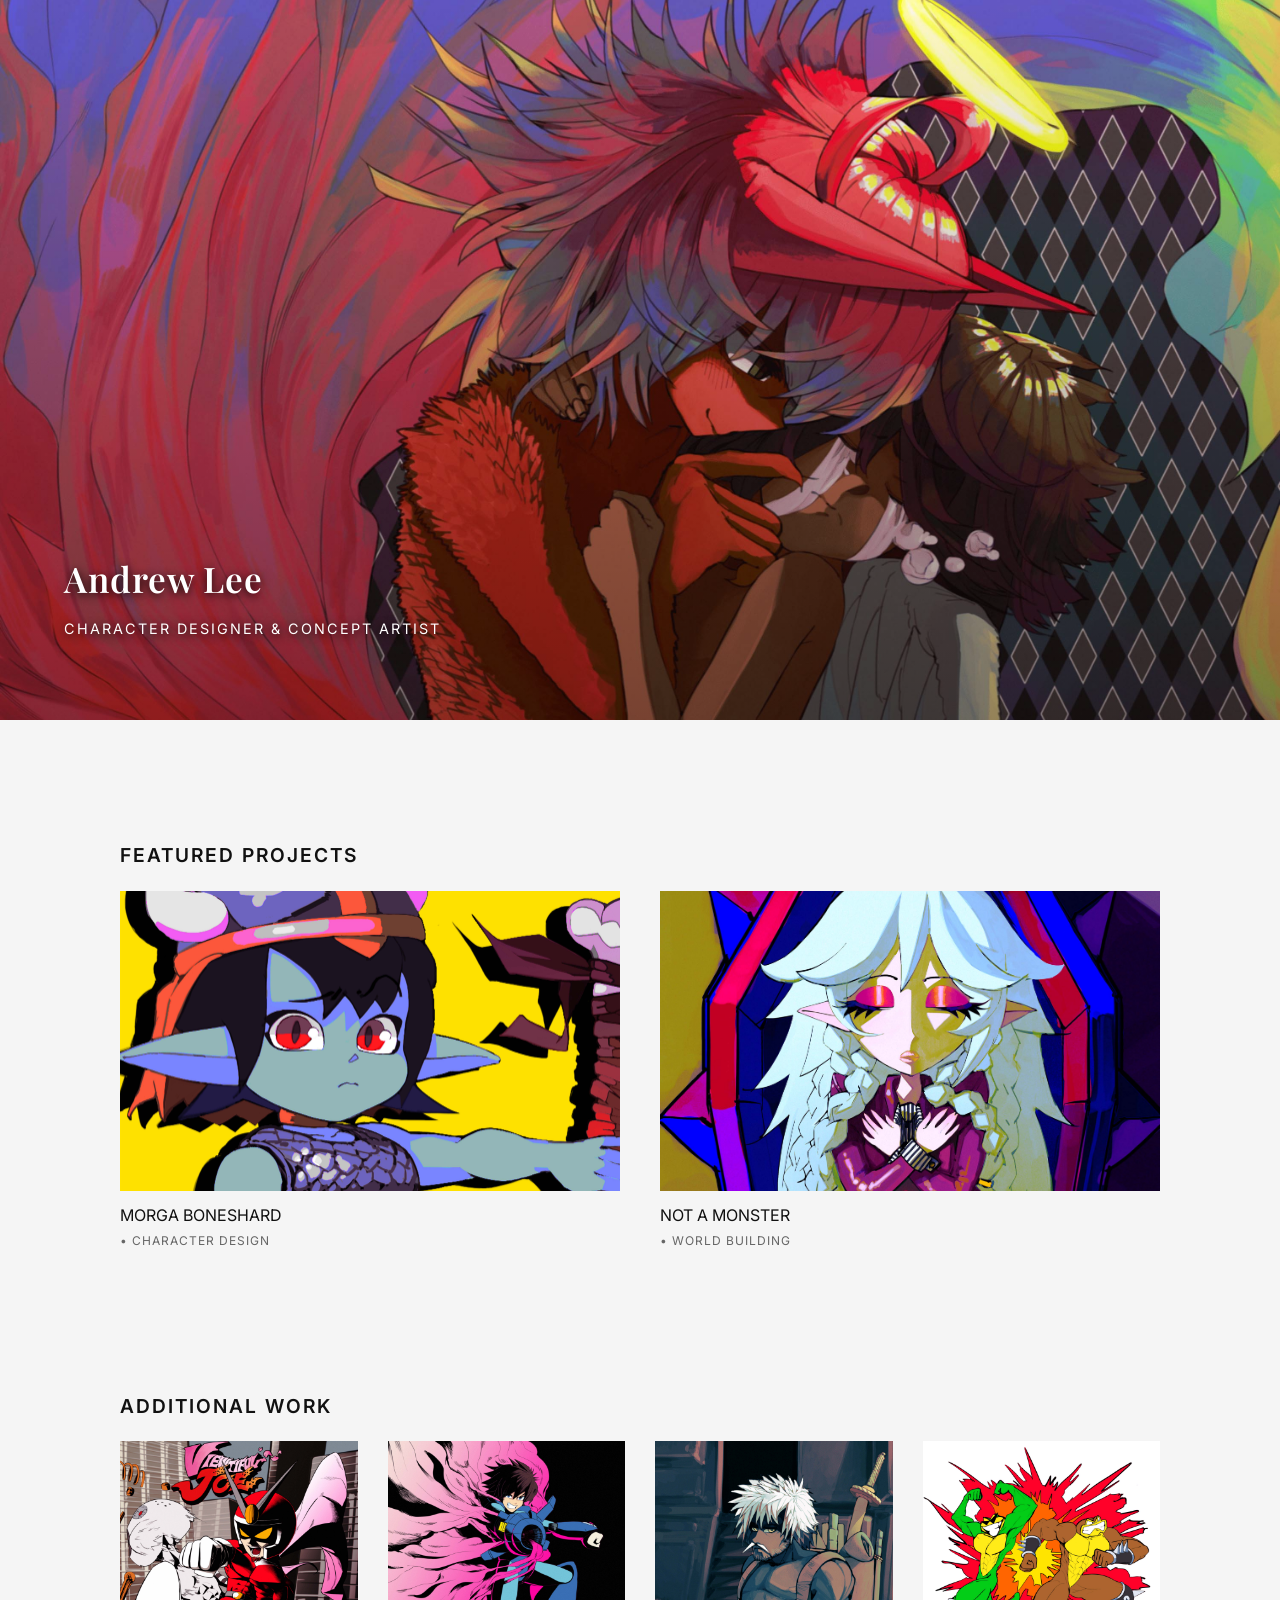
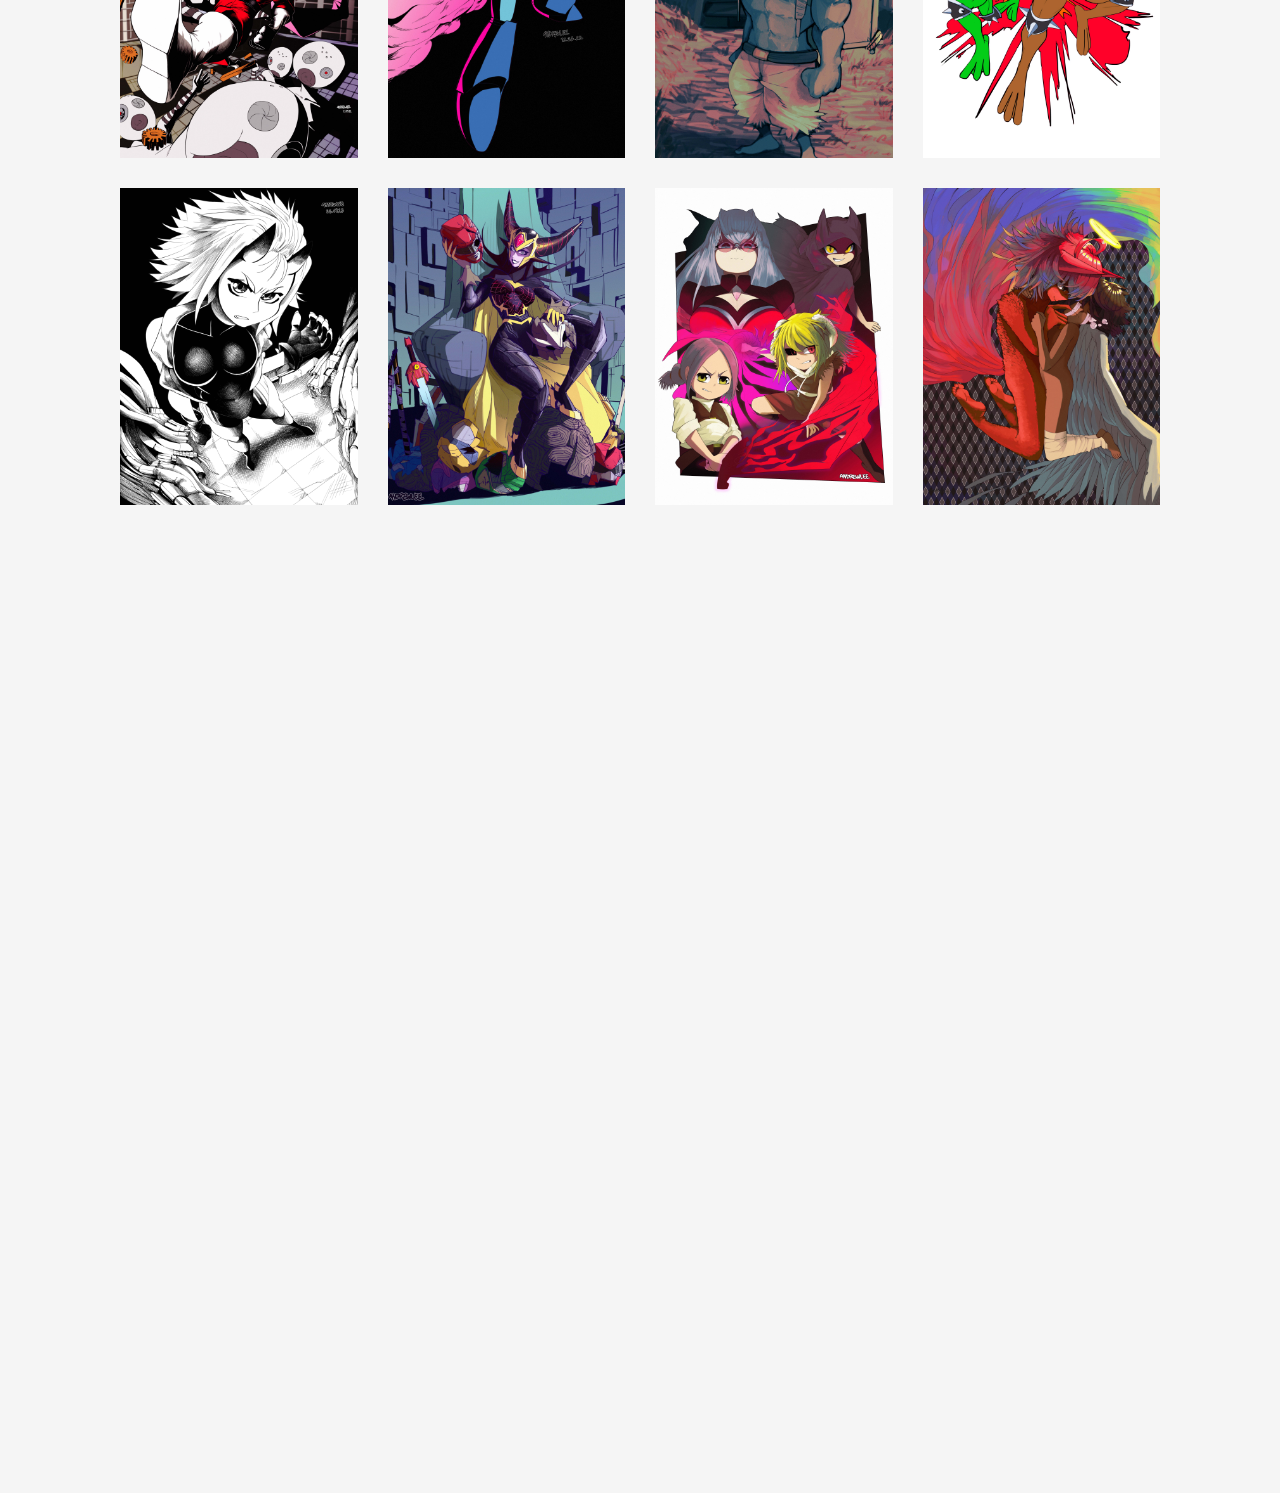
<file: index.html>
<!DOCTYPE html>
<html lang="en">
<head>
  <meta charset="UTF-8" />
  <meta name="viewport" content="width=device-width, initial-scale=1.0" />
  <meta name="description" content="Andrew Lee — Illustrator and Concept Artist specializing in stylized anime-inspired character design.">
  <title>Andrew Lee — Illustrator & Concept Artist</title>
  <link rel="stylesheet" href="style.css" />
  <link href="https://fonts.googleapis.com/css2?family=Playfair+Display:wght@400;500;600&family=Inter:wght@300;400;500&display=swap" rel="stylesheet">
</head>



<body>

  

  <main>

    <!-- HERO -->
    <section class="hero">

  <img src="images/hero.jpg" alt="Hero artwork">

    <div class="hero-header">
      <h1 class="logo">Andrew Lee</h1>
      <p class="hero-subtitle">Character Designer & Concept Artist</p>
    </div>

  </section>

     <!-- FEATURED GALLERY -->

    <section class="featured-projects reveal">

      <div class="container">
        <h2 class="section-title">Featured Projects</h2>
          <div class="featured-grid">

            <a href="projects/morgaboneshard.html" class="featured-item">

              <div class="featured-image">
                <img src="images/morga-final-2.jpg" alt="Project Morga" loading="lazy">
                <div class="project-overlay">View Project</div>
              </div>

              <div class="featured-info">
                <p class="featured-title">MORGA BONESHARD</p>
                <p class="project-label">• Character Design</p>
              </div>

            </a>

            <a href="projects/notamonster.html" class="featured-item">

              <div class="featured-image">
                <img src="images/ronin-final.jpg" alt="Project Ronin" loading="lazy">
                <div class="project-overlay">View Project</div>
              </div>

              <div class="featured-info">
                <p class="featured-title">NOT A MONSTER</p>
                <p class="project-label">• World Building</p>
              </div>

            </a>

          </div>
      </div>

    </section>

    <!-- GALLERY -->
    <section class="gallery reveal">
      <div class="container">
        <h2 class="section-title">Additional Work</h2>

        <div class="grid">
            
          <div class="art-item">

            <img 
                src="images/art1.jpg" 
                alt="Character Concept"
                loading="lazy"
                data-title="Viewtiful Joe"
                data-type="Videogame Art"
                data-year="2025"
                data-role="Concept & Illustration"
            >
            </div>

          <div class="art-item">
            <img 
                src="images/art2.jpg" 
                alt="Character Concept"
                loading="lazy"
                data-title="Cyber Oni"
                data-type="Character Design"
                data-year="2025"
                data-role="Concept & Illustration"
            >
            </div>

          <div class="art-item">
            <img 
                src="images/art3.jpg" 
                alt="Character Concept"
                loading="lazy"
                data-title="Megaman Art"
                data-type="Videogame Art"
                data-year="2025"
                data-role="Concept & Illustration"
            >
            </div>

          <div class="art-item">
            <img 
                src="images/art4.jpg" 
                alt="Character Concept"
                loading="lazy"
                data-title="Power Rangers & Teenage Mutant Ninja Turtles"
                data-type="Comic Cover"
                data-year="2025"
                data-role="Concept & Illustration"
            >
            </div>

            <div class="art-item">
            <img 
                src="images/art5.jpg" 
                alt="Character Concept"
                loading="lazy"
                data-title="Kenshi"
                data-type="Videogame Art"
                data-year="2025"
                data-role="Concept & Illustration"
            >
            </div>

            <div class="art-item">
            <img 
                src="images/art6.jpg" 
                alt="Character Concept"
                loading="lazy"
                data-title="Manga Cover"
                data-type="Character Design"
                data-year="2025"
                data-role="Concept & Illustration"
            >
            </div>

            <div class="art-item">
            <img 
                src="images/art7.jpg" 
                alt="Character Concept"
                loading="lazy"
                data-title="BattleToads"
                data-type="Videogame Art"
                data-year="2025"
                data-role="Concept & Illustration"
            >
            </div>

            <div class="art-item">
            <img 
                src="images/art8.jpg" 
                alt="Character Concept"
                loading="lazy"
                data-title="Character Concept art"
                data-type="Character Illustration"
                data-year="2025"
                data-role="Concept & Illustration"
            >
            </div>

        </div>
        
      </div>
    </section>

    <!-- ABOUT -->
    <section class="about reveal">
      <div class="container">
        <h2 class="section-title">About</h2>
        <p>
            Andrew Lee is a freelance illustrator and concept artist
            focused on stylized anime-inspired character design.
            His work explores dynamic silhouettes, expressive lighting, and emotionally driven character storytelling.
        </p>
        <p>
            As a hybrid visual artist with strong foundations in both digital and traditional drawing,
            he adapts seamlessly to diverse tools and creative workflows. With experience collaborating
            across academic and professional environments, he aligns visual concepts with project objectives while maintaining artistic integrity.
        </p>
      </div>
    </section>

    <!-- EXPERTISE -->
    <section class="expertise reveal">
        <div class="container">
            <h2 class="section-title">Expertise</h2>
            <ul class="skills">
            <li>Character Design</li>
            <li>Concept Development</li>
            <li>Visual Storytelling</li>
            <li>Stylized Rendering</li>
            <li>Adobe Photoshop</li>
            </ul>
        </div>
    </section>
     
    <!-- CONTACT -->
    <section class="contact reveal">
      <div class="container">
        <h2 class="section-title">Contact</h2>
        <p>
          For commissions and collaborations:
          <a href="mailto:andrewleerios@gmail.com">andrewleerios@gmail.com</a>
        </p>
        <p>
          <a href="andrewleecv.pdf" download="Andrew_Lee_CV.pdf" class="cv-button" target="_blank">Download CV</a>
        </p>
      </div>
    </section>

  </main>

  <!-- JS MODAL -->

<div class="modal" id="imageModal">

  <span class="close">&times;</span>

  <div class="modal-wrapper">

    <span class="modal-arrow left">&#10094;</span>

    <div class="modal-image-container">
  <img class="modal-content current" id="modalImage" draggable="false">
<img class="modal-content next" id="modalImageNext" draggable="false">
</div>

    <span class="modal-arrow right">&#10095;</span>

    <div class="modal-info">
      <h3 id="modalTitle"></h3>
      <p id="modalMeta"></p>
    </div>

  </div>

</div>

<script>

const images = document.querySelectorAll('.art-item img');
const modal = document.getElementById('imageModal');

const modalImg = document.getElementById('modalImage');
const modalImgNext = document.getElementById('modalImageNext');

const modalTitle = document.getElementById('modalTitle');
const modalMeta = document.getElementById('modalMeta');

const closeBtn = document.querySelector('.close');
const arrowLeft = document.querySelector('.modal-arrow.left');
const arrowRight = document.querySelector('.modal-arrow.right');

let currentIndex = 0;


/* RESET SLIDER */

function resetModalSlider(){

  modalImg.style.transition = "none";
  modalImgNext.style.transition = "none";

  modalImg.style.transform = "translateX(0)";
  modalImgNext.style.transform = "translateX(0)";

  modalImgNext.src = "";

}


/* ABRIR MODAL */

images.forEach((img, index) => {

  img.addEventListener('click', () => {

    currentIndex = index;

    resetModalSlider();

    modal.classList.add('active');
    document.body.style.overflow = "hidden";

    modalImg.src = img.src;

    modalTitle.textContent = img.dataset.title;
    modalMeta.textContent = `${img.dataset.type} — ${img.dataset.year} — ${img.dataset.role}`;

  });

});


/* CAMBIO DE IMAGEN */

function updateModalImage(direction){

  const img = images[currentIndex];

  modalImgNext.src = img.src;

  modalTitle.textContent = img.dataset.title;
  modalMeta.textContent = `${img.dataset.type} — ${img.dataset.year} — ${img.dataset.role}`;

  modalImg.style.transition = "none";
  modalImgNext.style.transition = "none";

  modalImg.style.transform = "translateX(0)";
  modalImgNext.style.transform = "translateX(0)";

  if(direction === "right"){
    modalImgNext.style.transform = "translateX(100%)";
  }

  if(direction === "left"){
    modalImgNext.style.transform = "translateX(-100%)";
  }

  modalImgNext.offsetHeight;

  modalImg.style.transition = "transform 0.35s ease";
  modalImgNext.style.transition = "transform 0.35s ease";

  if(direction === "right"){
    modalImg.style.transform = "translateX(-100%)";
    modalImgNext.style.transform = "translateX(0)";
  }

  if(direction === "left"){
    modalImg.style.transform = "translateX(100%)";
    modalImgNext.style.transform = "translateX(0)";
  }

  setTimeout(() => {

    modalImg.src = modalImgNext.src;

    modalImg.style.transition = "none";
    modalImg.style.transform = "translateX(0)";

  },350);

}


/* FLECHAS */

arrowRight.addEventListener('click', () => {

  currentIndex = (currentIndex + 1) % images.length;
  updateModalImage("right");

});

arrowLeft.addEventListener('click', () => {

  currentIndex = (currentIndex - 1 + images.length) % images.length;
  updateModalImage("left");

});


/* CERRAR */

closeBtn.addEventListener('click', () => {

  modal.classList.remove('active');
  document.body.style.overflow = "auto";

});


modal.addEventListener('click', (e) => {

  if (e.target === modal) {

    modal.classList.remove('active');
    document.body.style.overflow = "auto";

  }

});


/* TECLADO */

document.addEventListener('keydown', (e) => {

  if (!modal.classList.contains('active')) return;

  if (e.key === 'Escape') {

    modal.classList.remove('active');
    document.body.style.overflow = "auto";

  }

  if (e.key === 'ArrowRight') {

    currentIndex = (currentIndex + 1) % images.length;
    updateModalImage("right");

  }

  if (e.key === 'ArrowLeft') {

    currentIndex = (currentIndex - 1 + images.length) % images.length;
    updateModalImage("left");

  }

});

</script>


<!-- REVEAL SCRIPT -->

<script>
const reveals = document.querySelectorAll('.reveal');

function revealOnScroll(){
  const windowHeight = window.innerHeight;

  reveals.forEach(section => {
    const sectionTop = section.getBoundingClientRect().top;

    if(sectionTop < windowHeight - 100){
      section.classList.add('visible');
    }
  });
}

window.addEventListener('scroll', revealOnScroll);
revealOnScroll();
</script>

</body>
</html>
</file>
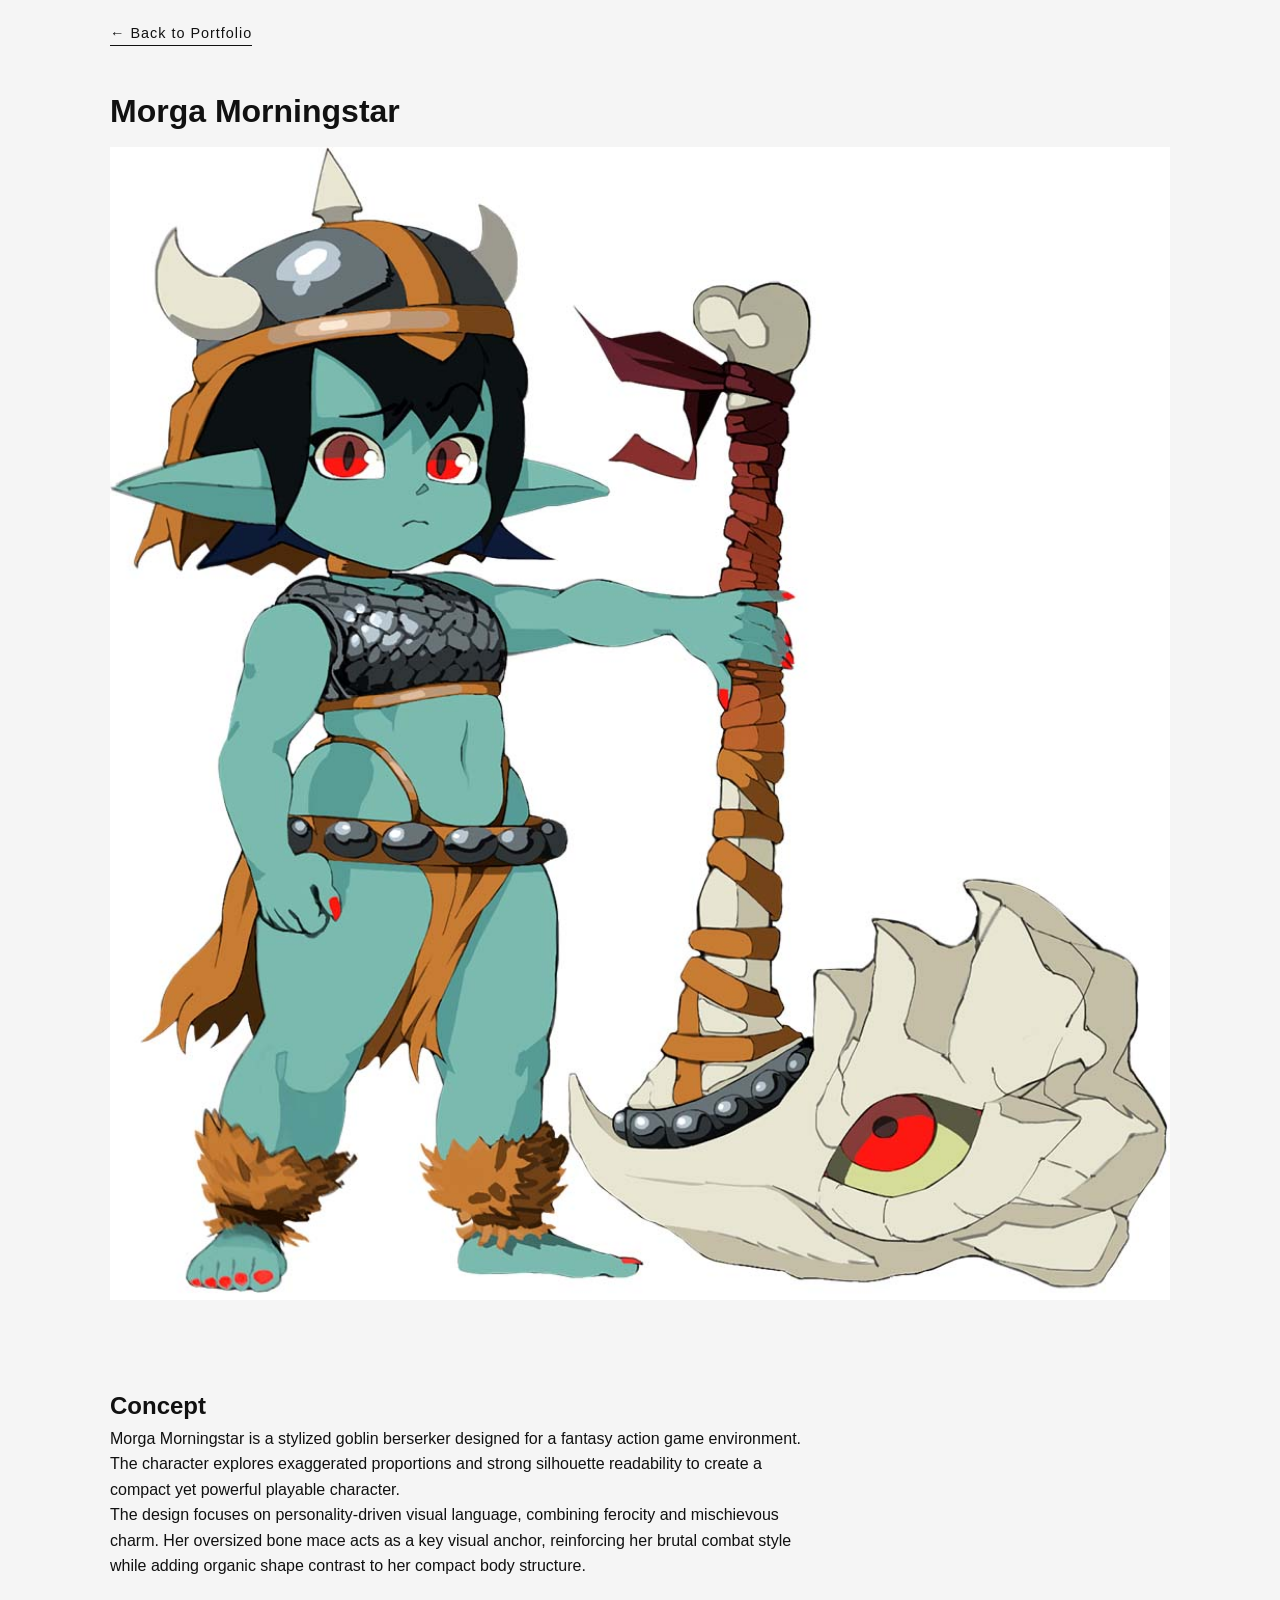
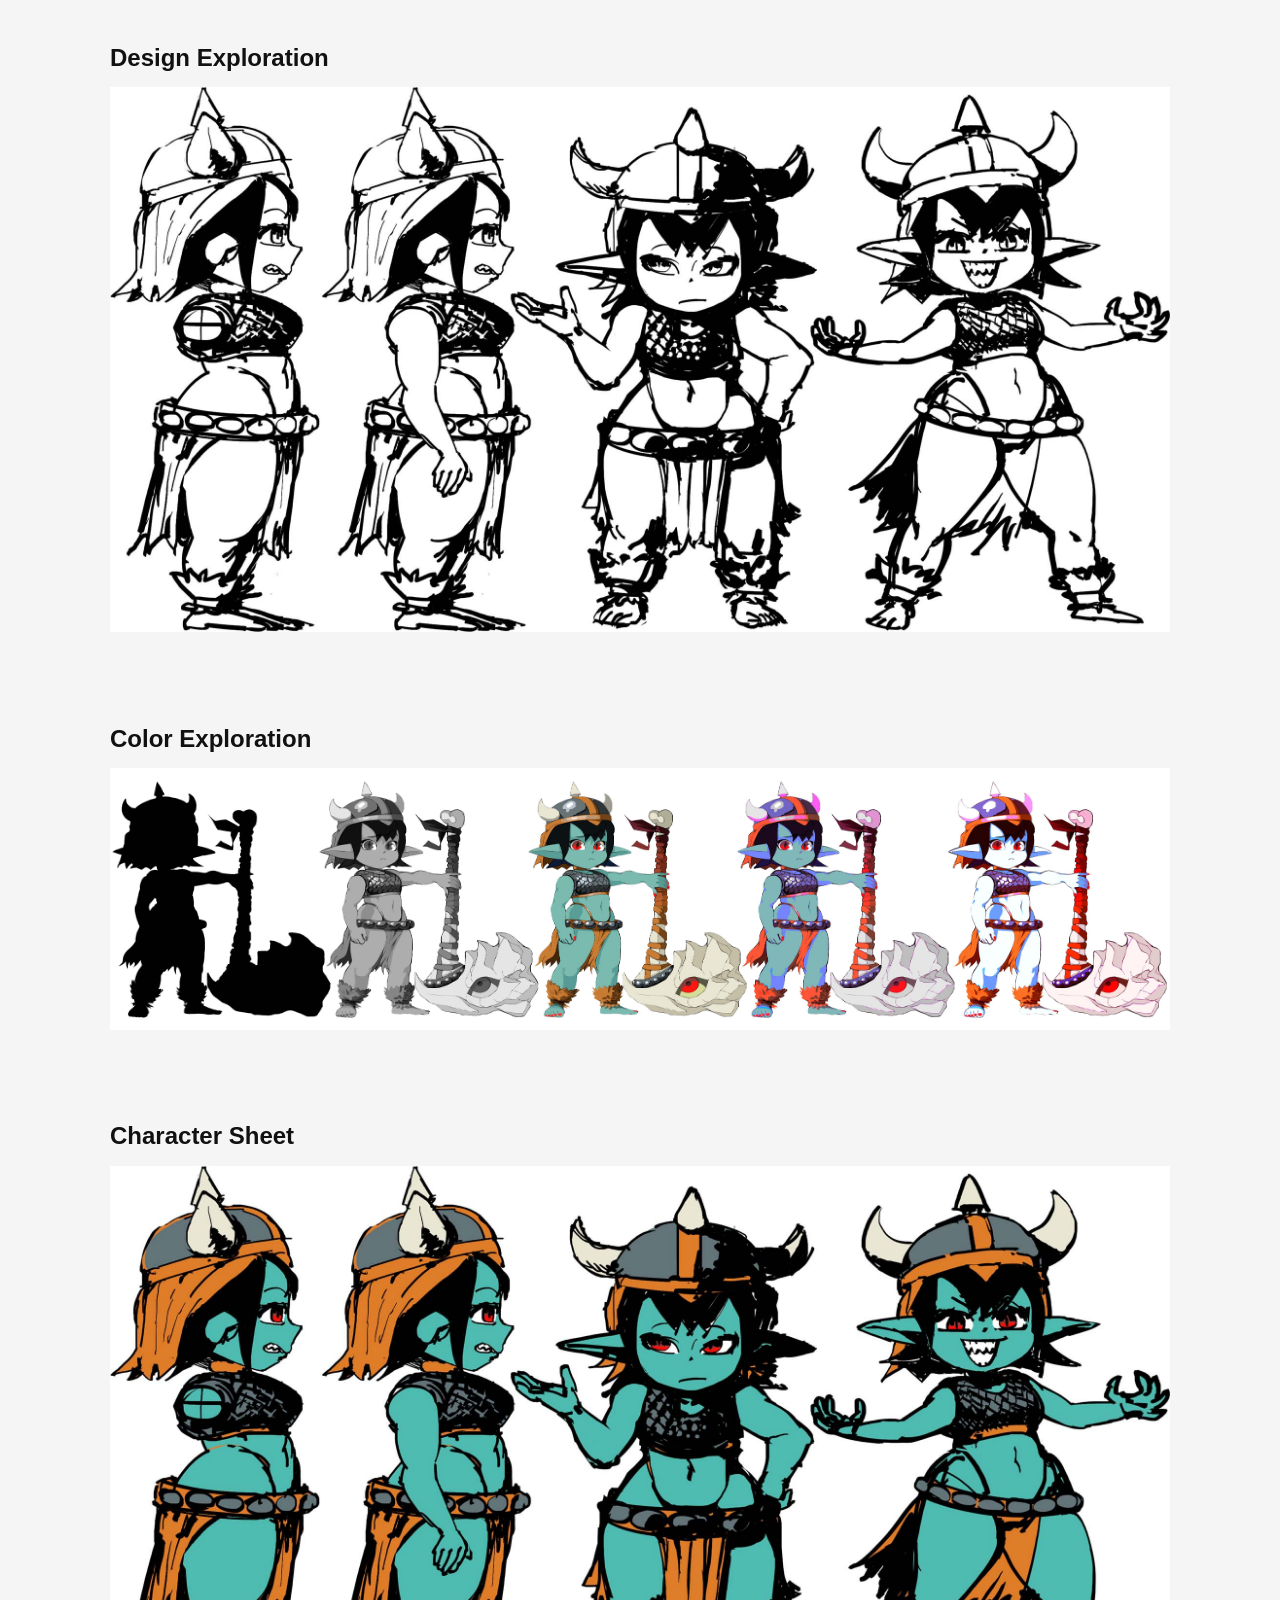
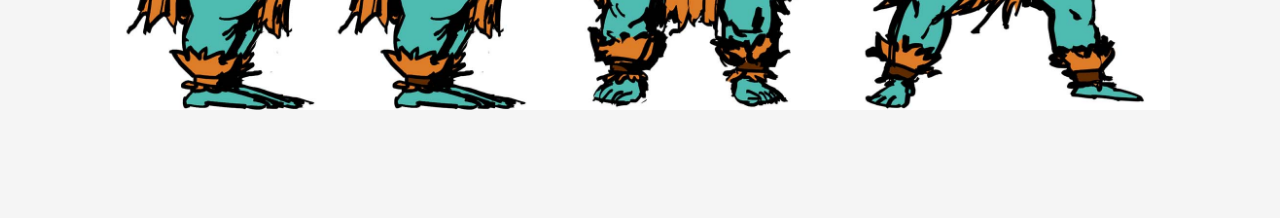
<file: projects/morga.html>
<!DOCTYPE html>
<html lang="en">
<head>
<meta charset="UTF-8">
<meta name="viewport" content="width=device-width, initial-scale=1.0">
<title>Morga Morningstar – Character Design</title>

<link rel="stylesheet" href="../style.css">

</head>

<body>

<div class="project-container">

<a href="../index.html" class="back-link">← Back to Portfolio</a>

<h1 class="project-title">Morga Morningstar</h1>

<div class="project-image">
<img src="../images/morga-final.jpg" alt="Morga Character Design" loading="lazy">
</div>

<div class="project-description reveal">

<h2 class="project-section">Concept</h2>

<p>
Morga Morningstar is a stylized goblin berserker designed for a fantasy
action game environment. The character explores exaggerated proportions
and strong silhouette readability to create a compact yet powerful
playable character.
</p>

<p>
The design focuses on personality-driven visual language, combining
ferocity and mischievous charm. Her oversized bone mace acts as a key
visual anchor, reinforcing her brutal combat style while adding organic
shape contrast to her compact body structure.
</p>

</div>

<h2 class="project-section reveal">Design Exploration</h2>

<div class="project-image reveal">
<img src="../images/morga-process.jpg">
</div>

<h2 class="project-section reveal">Color Exploration</h2>

<div class="project-image reveal">
<img src="../images/morga-colors.jpg" alt="Morga color exploration" loading="lazy">
</div>

<h2 class="project-section reveal">Character Sheet</h2>

<div class="project-image reveal">
<img src="../images/morga-sheet.jpg" alt="Morga character sheet" loading="lazy">
</div>

</div>

<!-- REVEAL SCRIPT -->

<script>
const reveals = document.querySelectorAll('.reveal');

function revealOnScroll(){
  const windowHeight = window.innerHeight;

  reveals.forEach(section => {
    const sectionTop = section.getBoundingClientRect().top;

    if(sectionTop < windowHeight - 100){
      section.classList.add('visible');
    }
  });
}

window.addEventListener('scroll', revealOnScroll);
revealOnScroll();
</script>

</body>
</html>
</file>
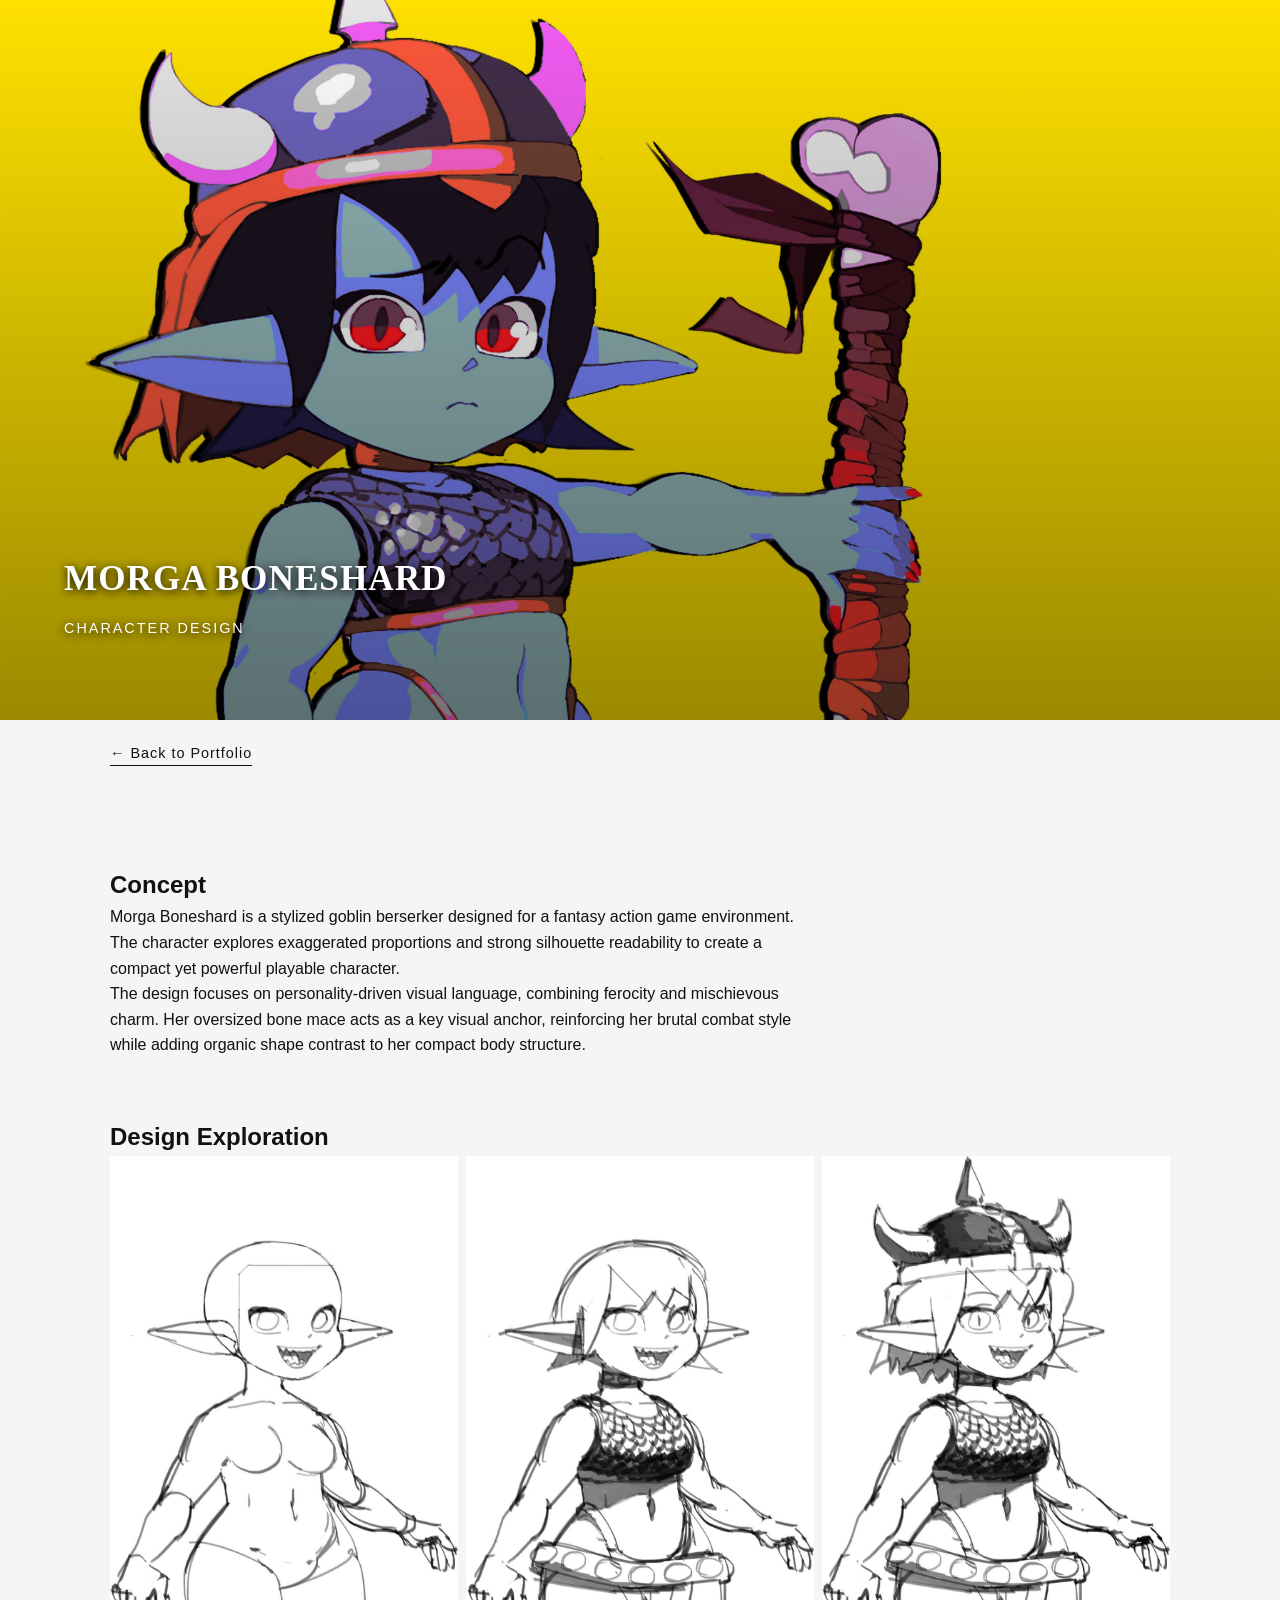
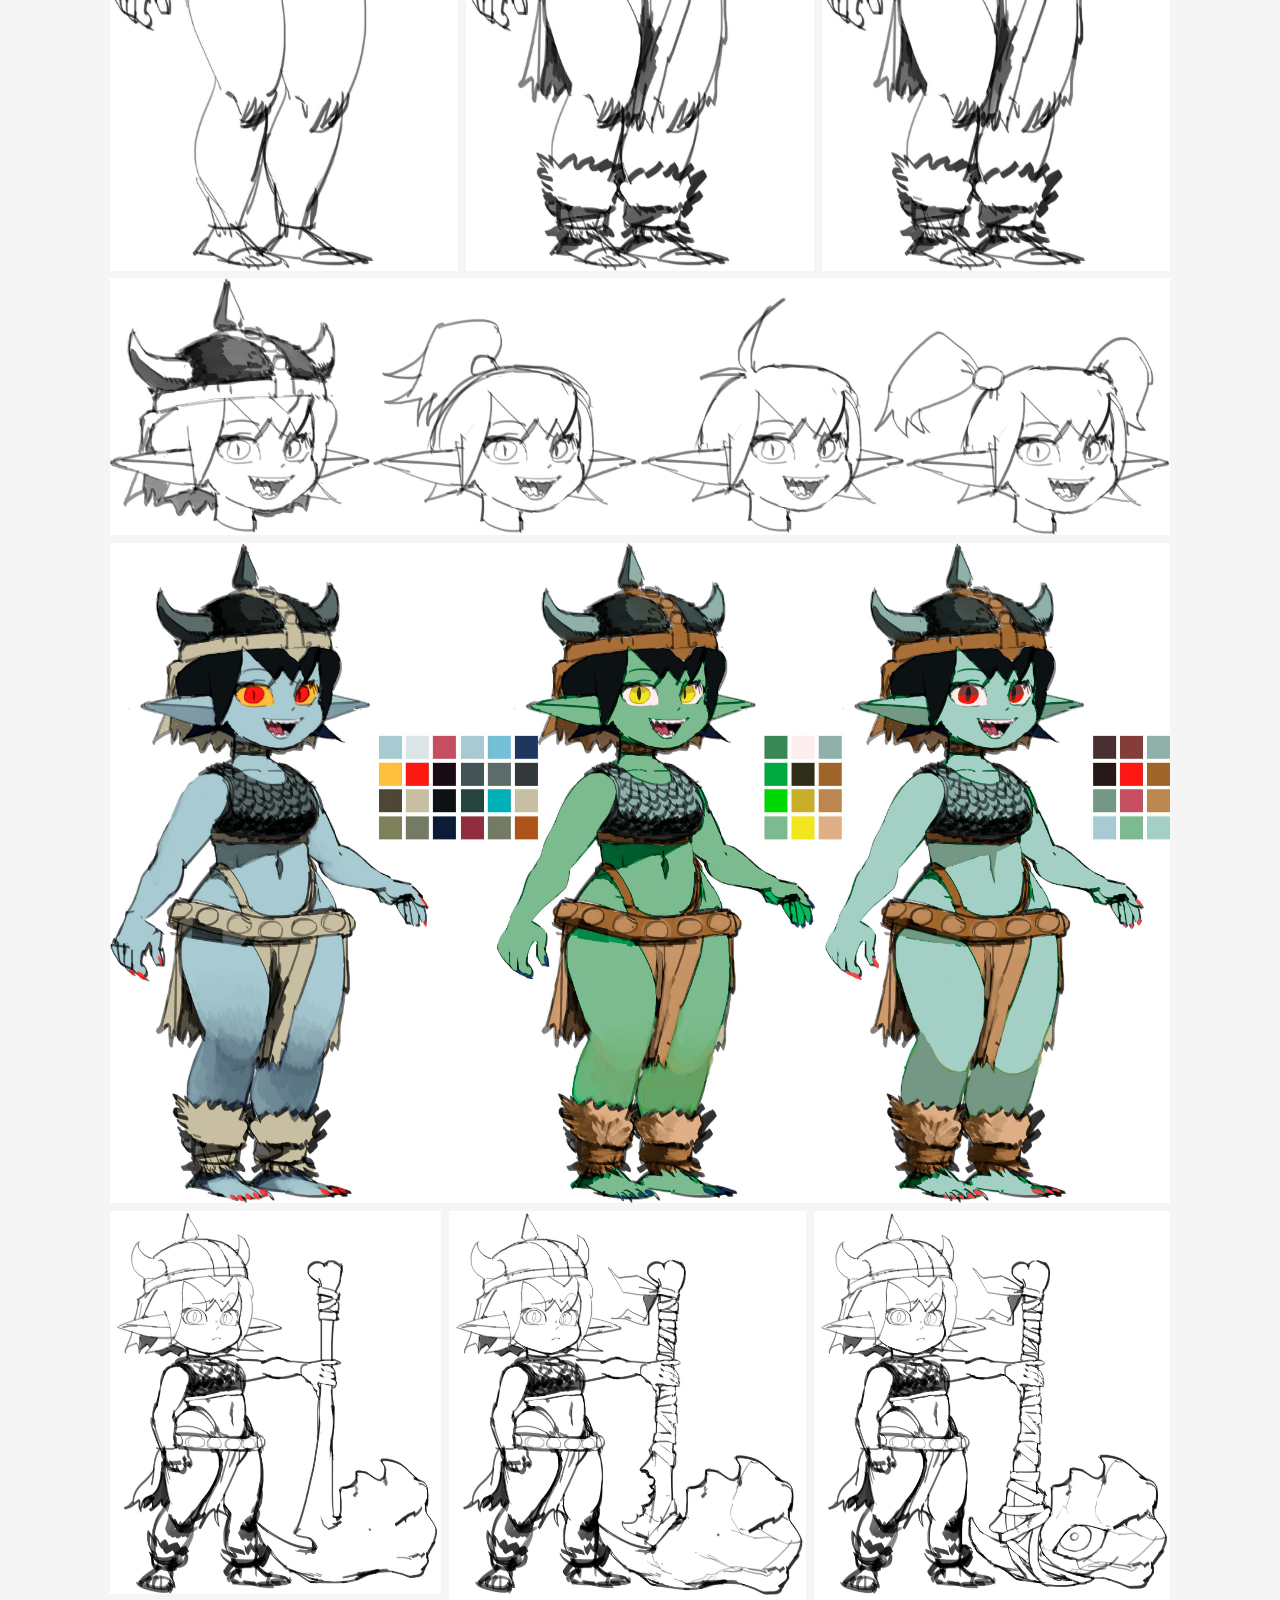
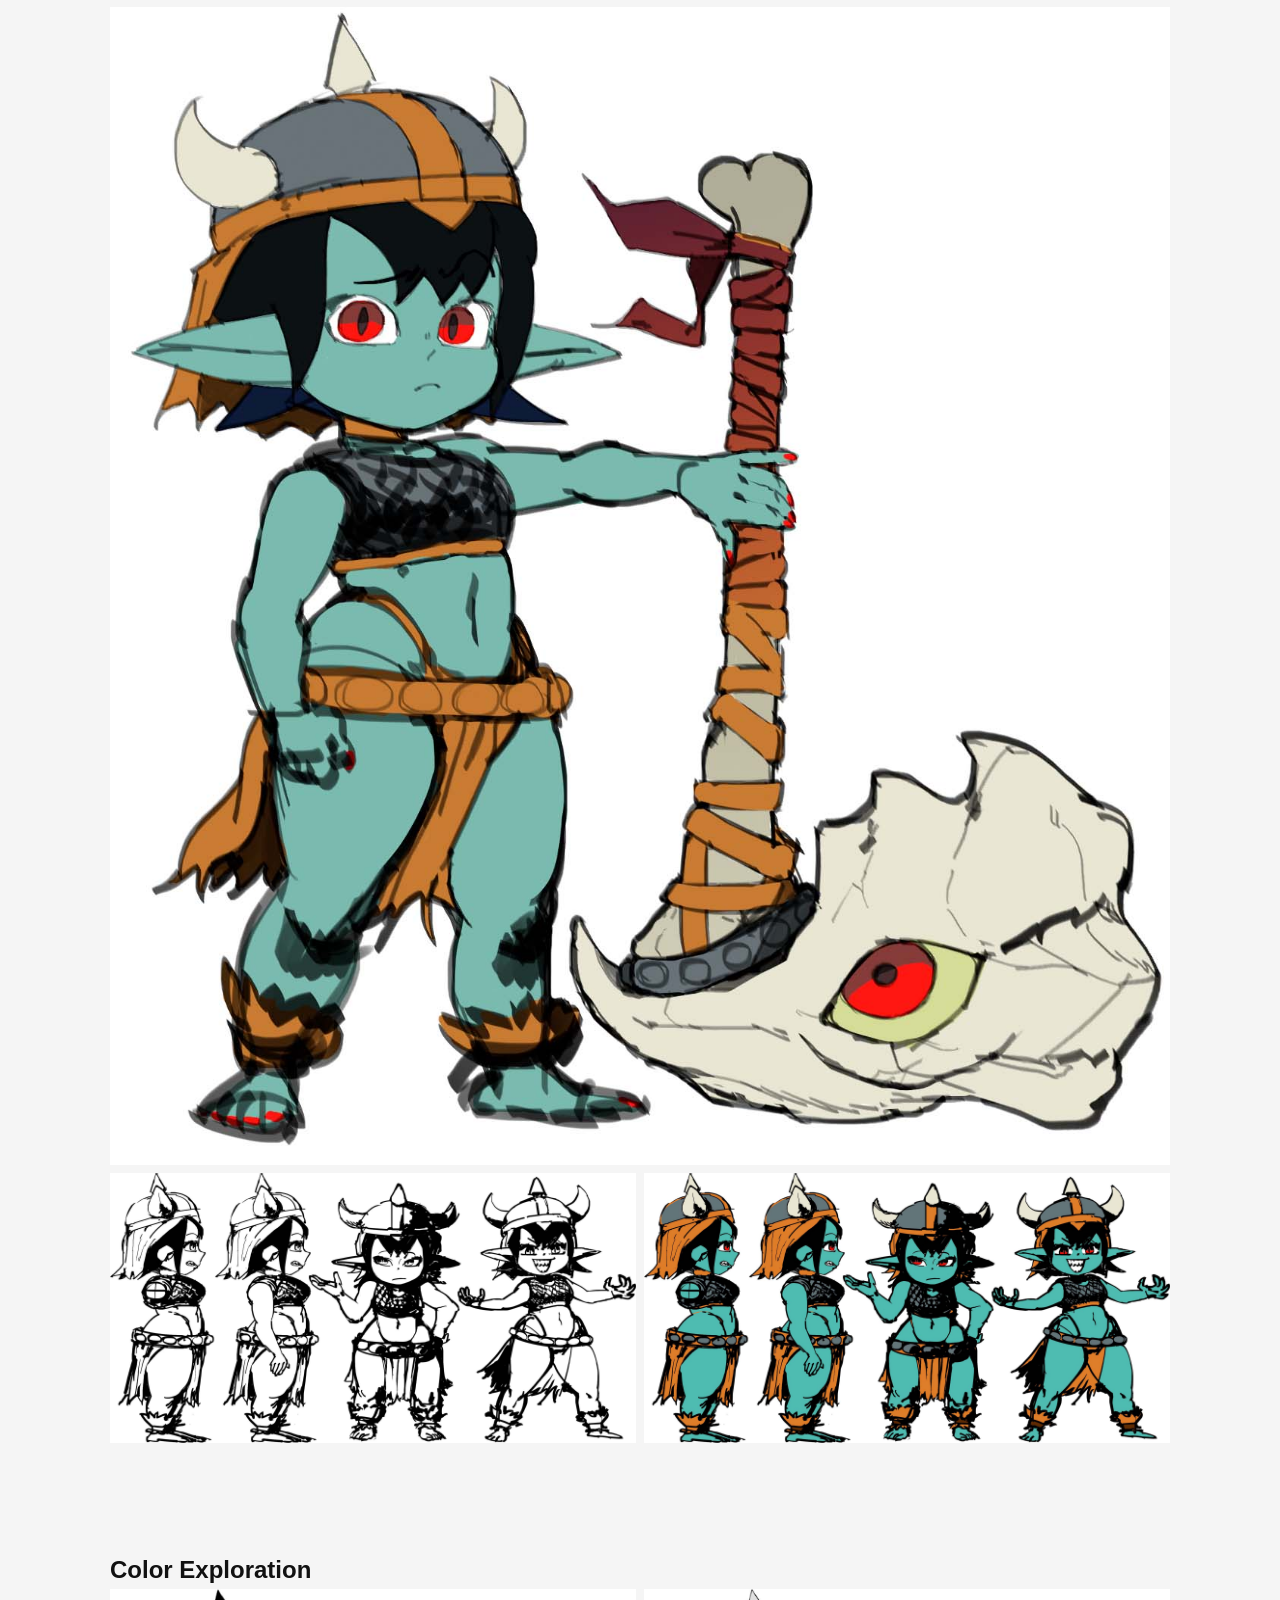
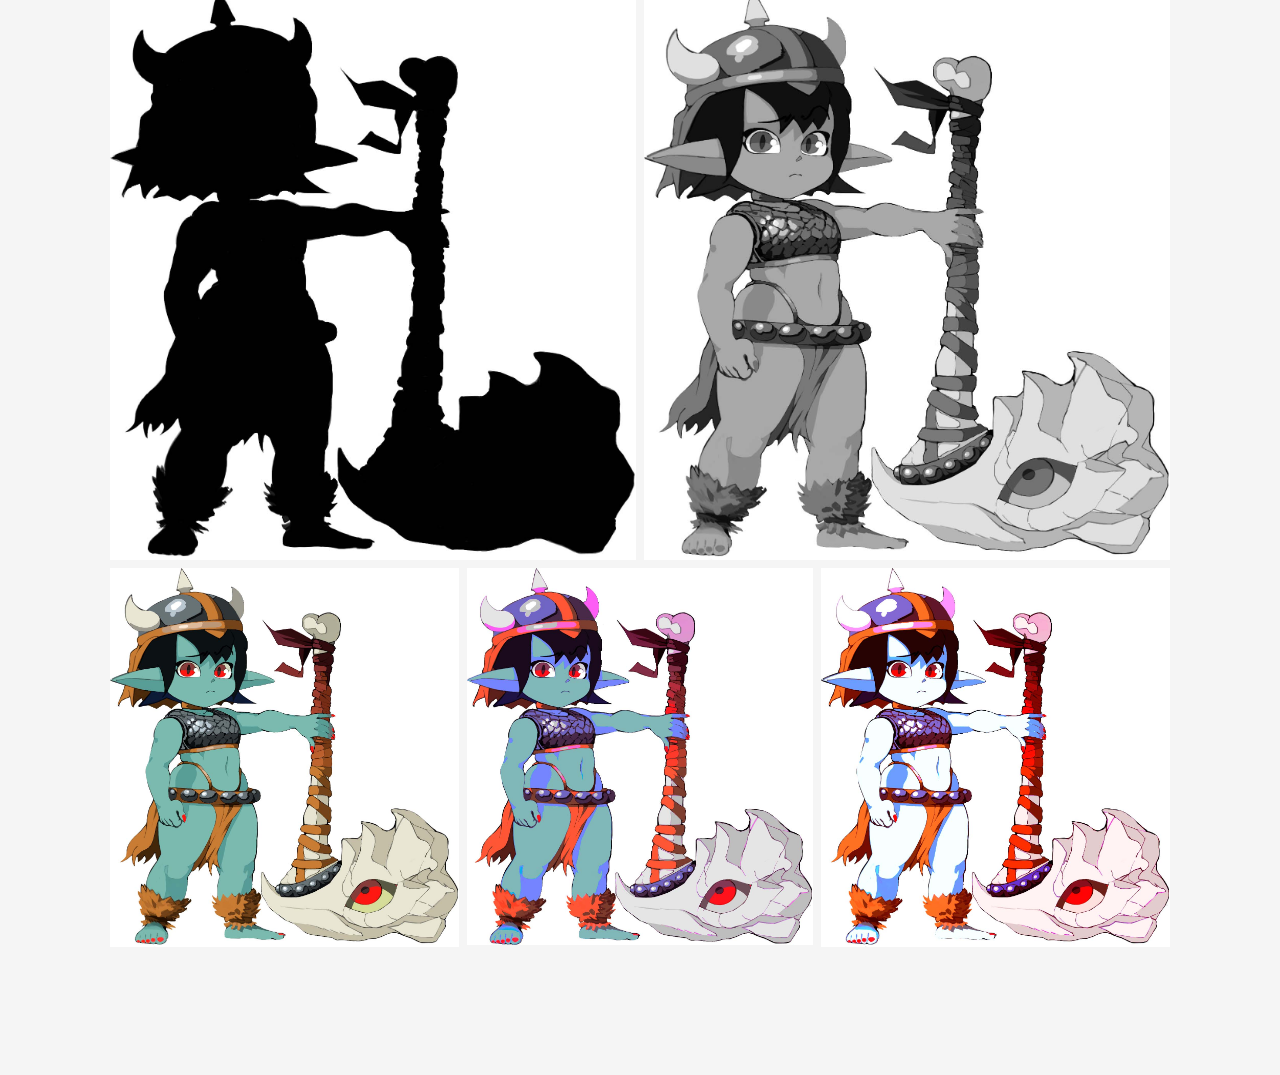
<file: projects/morgaboneshard.html>
<!DOCTYPE html>
<html lang="en">
<head>
<meta charset="UTF-8">
<meta name="viewport" content="width=device-width, initial-scale=1.0">
<title>Morga Boneshard – Character Design</title>

<link rel="stylesheet" href="../style.css">

</head>

<body>

  <section class="hero">

  <img src="../images/morga-final-3.jpg" alt="Hero artwork">

    <div class="hero-header">
      <h1 class="logo">MORGA BONESHARD</h1>
      <p class="hero-subtitle">Character Design</p>
    </div>

  </section>

<div class="project-container">

<a href="../index.html" class="back-link">← Back to Portfolio</a>

<div class="project-description reveal">

<h2 class="project-section">Concept</h2>

<p>
Morga Boneshard is a stylized goblin berserker designed for a fantasy
action game environment. The character explores exaggerated proportions
and strong silhouette readability to create a compact yet powerful
playable character.
</p>

<p>
The design focuses on personality-driven visual language, combining
ferocity and mischievous charm. Her oversized bone mace acts as a key
visual anchor, reinforcing her brutal combat style while adding organic
shape contrast to her compact body structure.
</p>

</div>

<h2 class="project-section reveal">Design Exploration</h2>

<div class="design-morga">
<div class="project-morga reveal">
<img src="../images/morga1.jpg">
</div>

<div class="project-morga reveal">
<img src="../images/morga2.jpg">
</div>

<div class="project-morga reveal">
<img src="../images/morga3.jpg" alt="Morga color exploration" loading="lazy">
</div>
</div>

<div class="design-morga">
  <div class="project-morga reveal">
    <img src="../images/morga4.jpg">
  </div>
</div>

<div class="design-morga">
  <div class="project-morga reveal">
    <img src="../images/morga5.jpg">
  </div>
</div>

<div class="design-morga">
  <div class="project-morga reveal">
    <img src="../images/morga6.jpg">
  </div>

  <div class="project-morga reveal">
    <img src="../images/morga7.jpg">
  </div>

  <div class="project-morga reveal">
    <img src="../images/morga8.jpg">
  </div>
</div>

<div class="design-morga">
  <div class="project-morga reveal">
    <img src="../images/morga9.jpg">
  </div>
</div>

<div class="design-morga">
  <div class="project-morga reveal">
    <img src="../images/morga-process.jpg">
  </div>
  <div class="project-morga reveal">
    <img src="../images/morga-sheet.jpg">
  </div>
</div>


<h2 class="project-section-morga reveal">Color Exploration</h2>

<div class="design-morga">
  <div class="project-morga reveal">
    <img src="../images/morga10.jpg">
  </div>

  <div class="project-morga reveal">
    <img src="../images/morga14.jpg">
  </div>
</div>

<div class="design-morga-2">
  <div class="project-morga reveal">
    <img src="../images/morga11.jpg">
  </div>

  <div class="project-morga reveal">
    <img src="../images/morga12.jpg">
  </div>

  <div class="project-morga reveal">
    <img src="../images/morga13.jpg">
  </div>
</div>

<!-- REVEAL SCRIPT -->

<script>
const reveals = document.querySelectorAll('.reveal');

function revealOnScroll(){
  const windowHeight = window.innerHeight;

  reveals.forEach(section => {
    const sectionTop = section.getBoundingClientRect().top;

    if(sectionTop < windowHeight - 100){
      section.classList.add('visible');
    }
  });
}

window.addEventListener('scroll', revealOnScroll);
revealOnScroll();
</script>

</body>
</html>
</file>
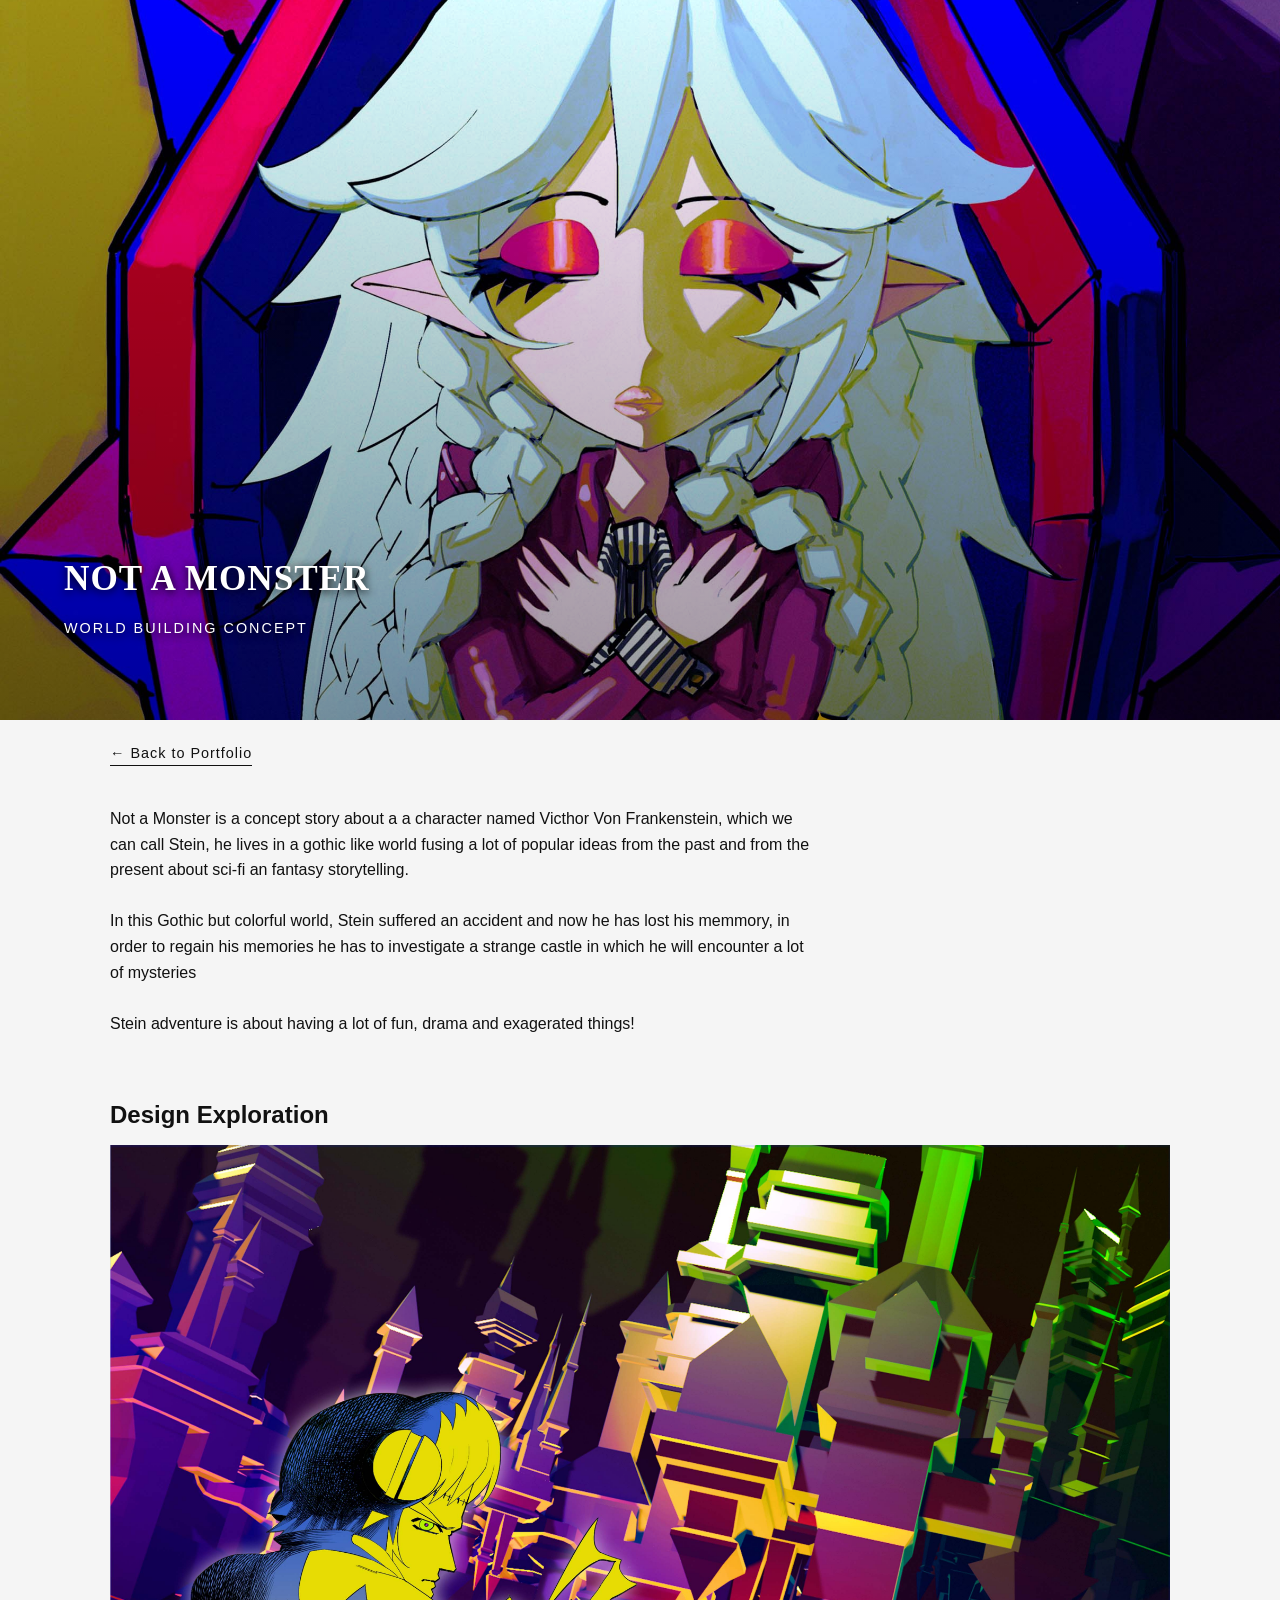
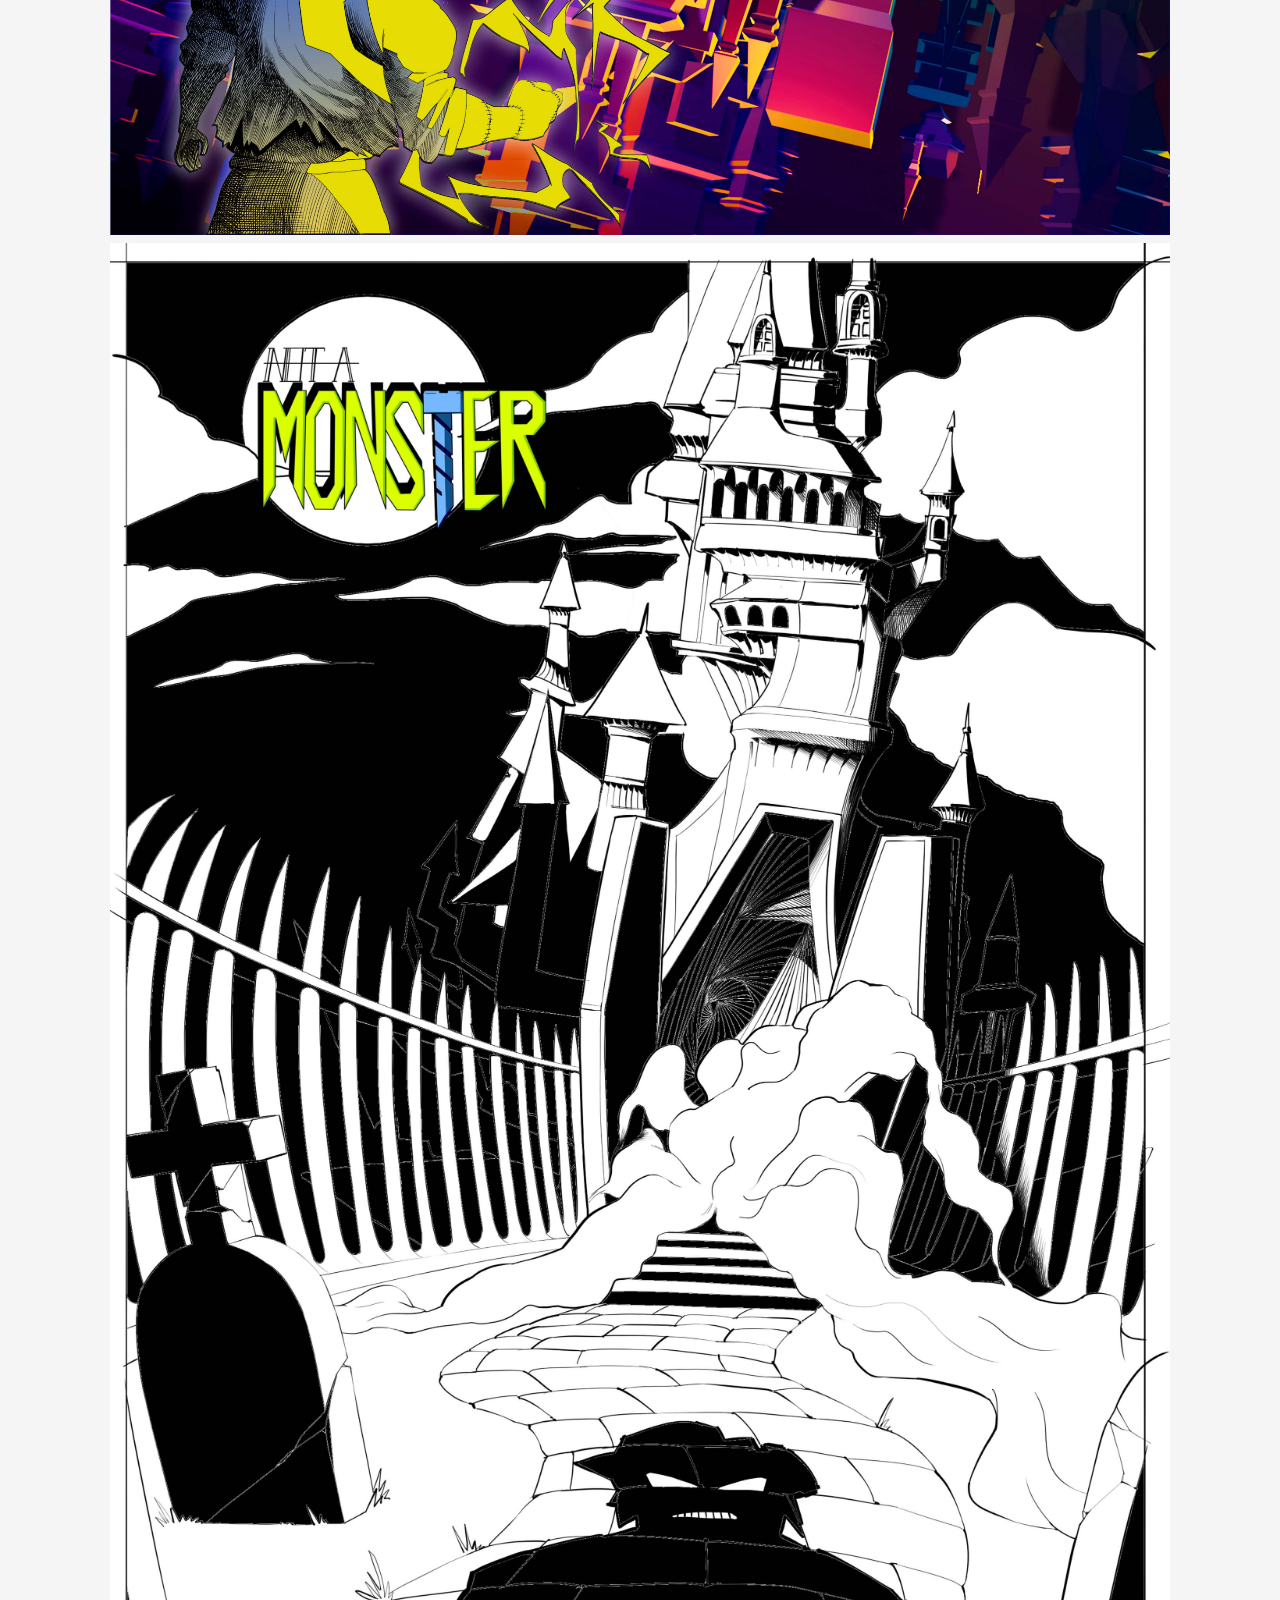
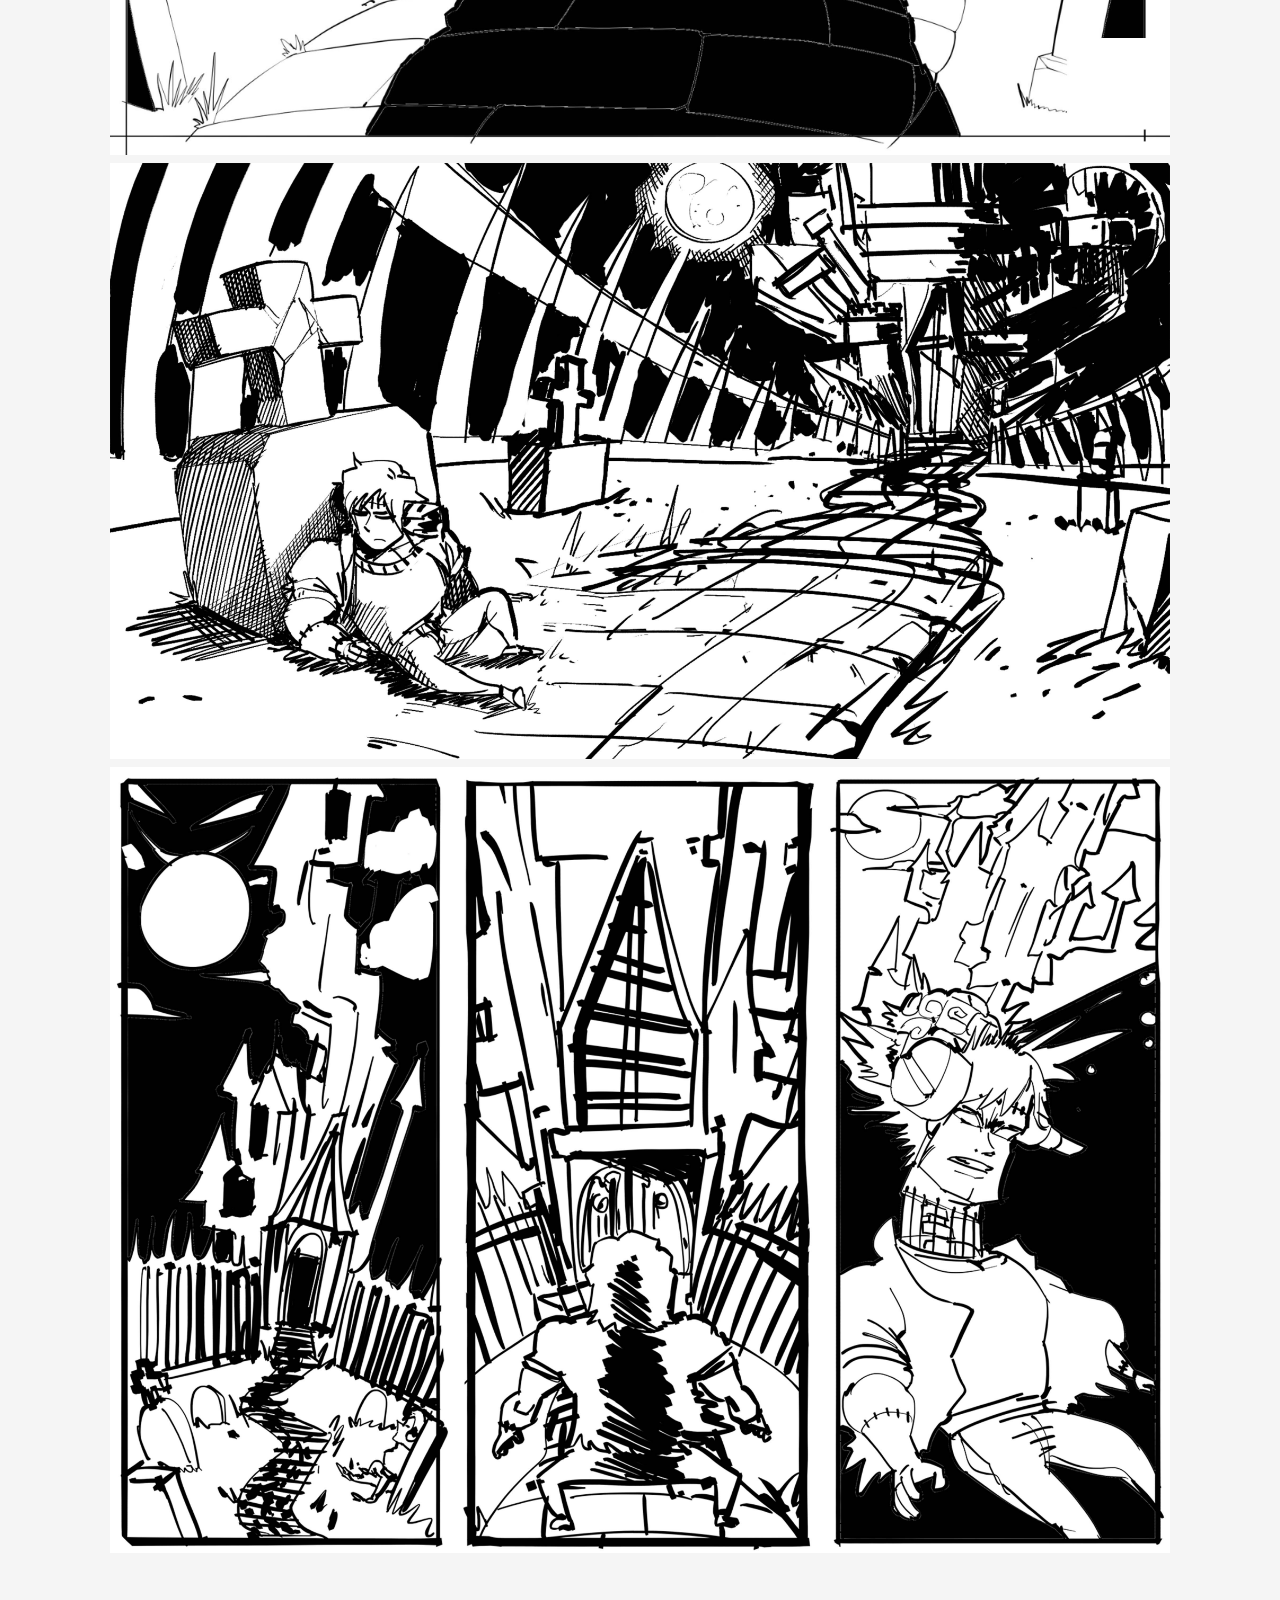
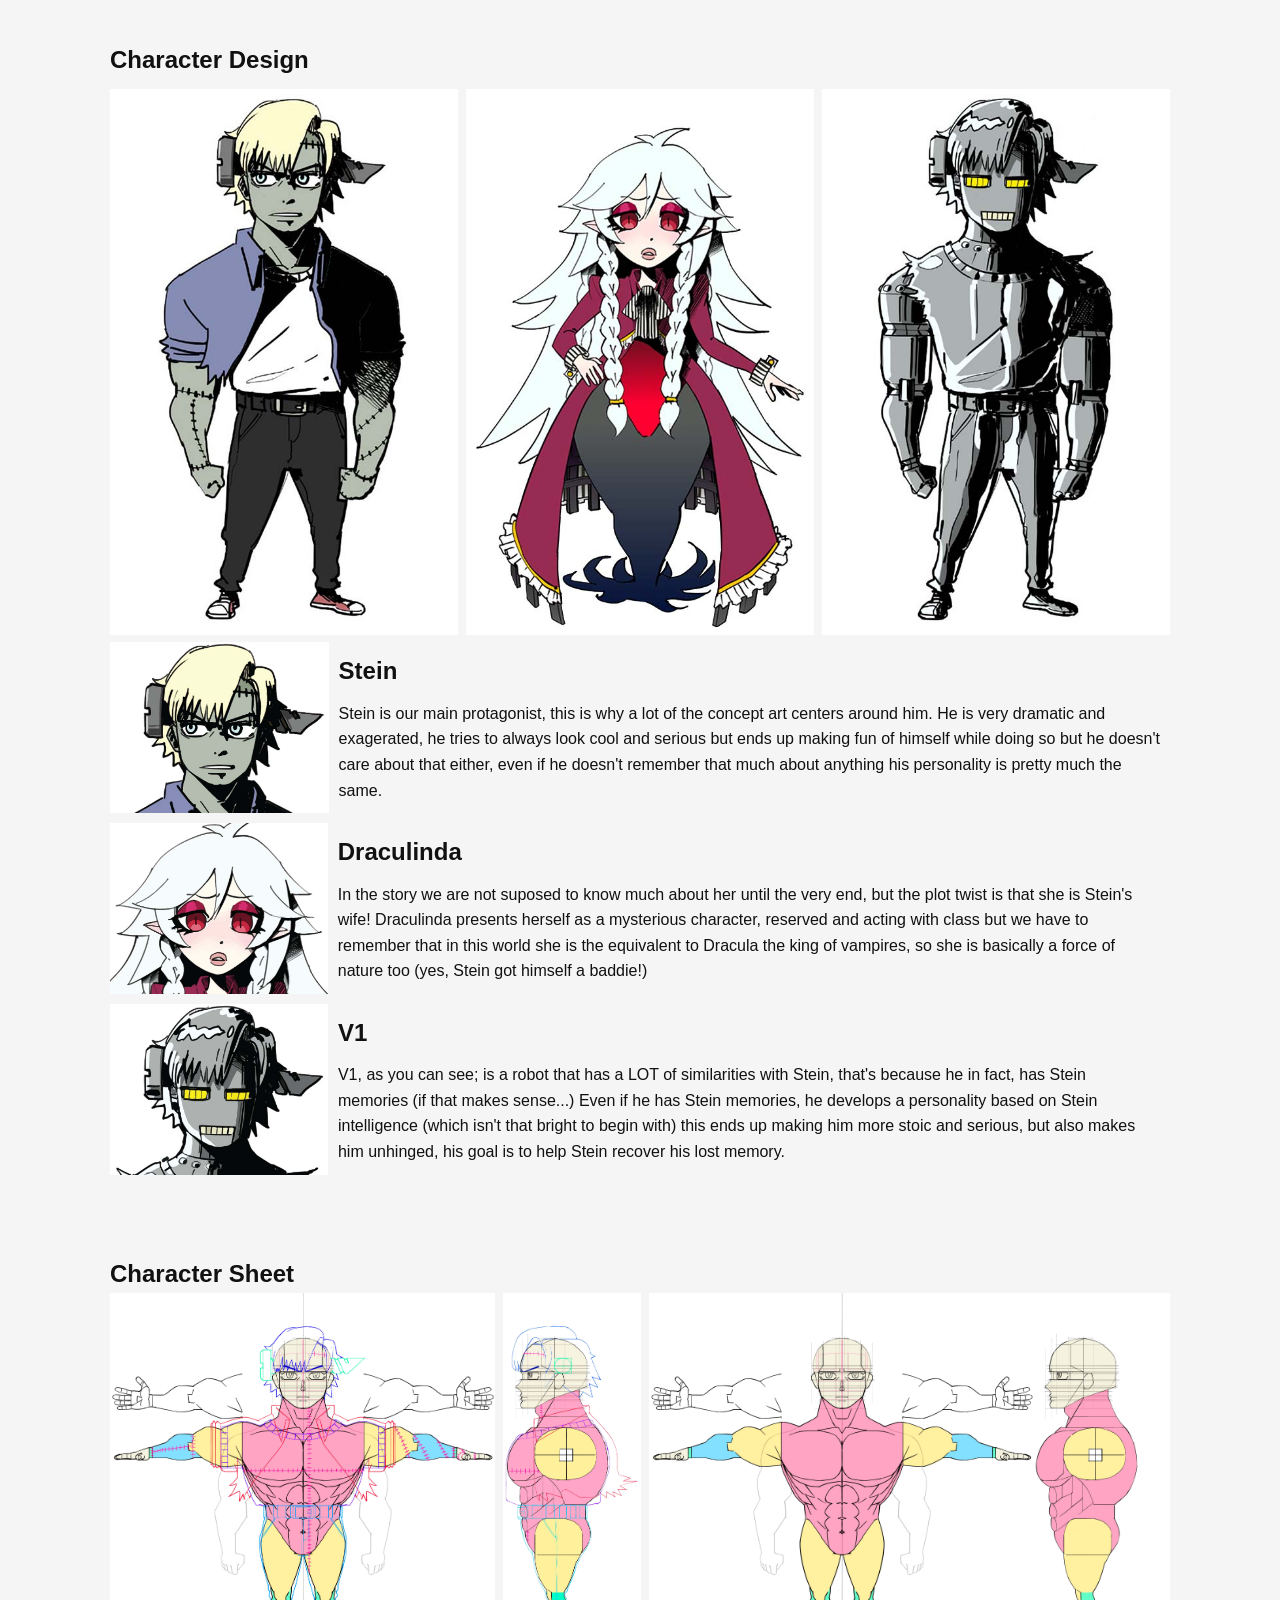
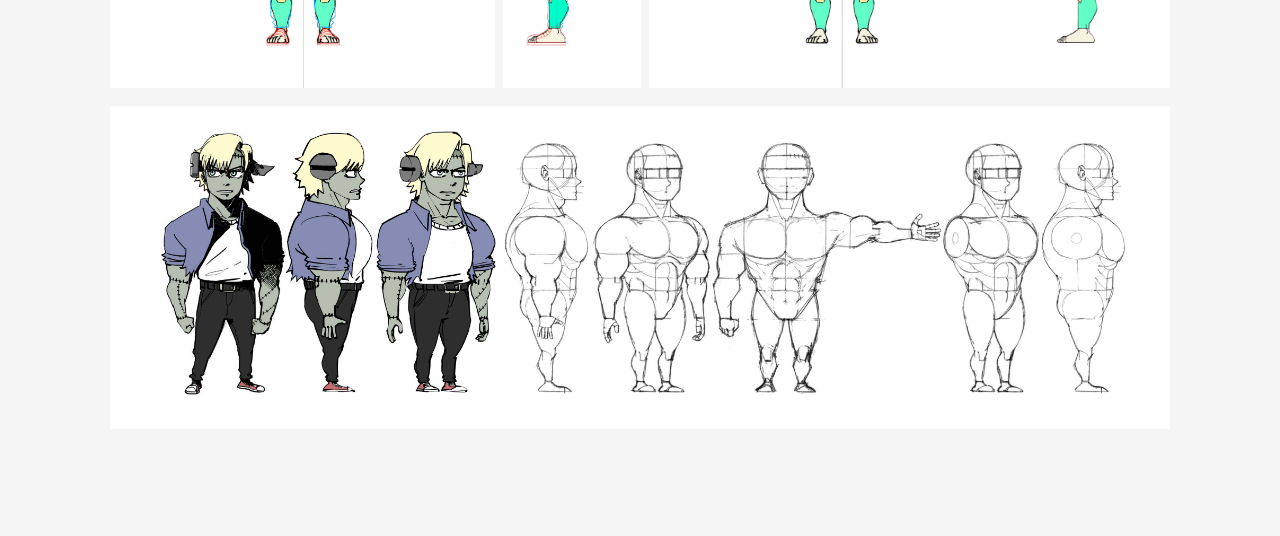
<file: projects/notamonster.html>
<!DOCTYPE html>
<html lang="en">
<head>
<meta charset="UTF-8">
<meta name="viewport" content="width=device-width, initial-scale=1.0">
<title>NOT A MONSTER – Character Design</title>

<link rel="stylesheet" href="../style.css">

</head>

<body>

      <!-- HERO -->
    <section class="hero">

  <img src="../images/ronin-final.jpg" alt="Hero artwork">

    <div class="hero-header">
      <h1 class="logo">NOT A MONSTER</h1>
      <p class="hero-subtitle">World Building Concept</p>
    </div>

  </section>

<div class="project-container">

<a href="../index.html" class="back-link">← Back to Portfolio</a>

<div class="project-description reveal">

<p>
Not a Monster is a concept story about a a character named Victhor Von Frankenstein,
which we can call Stein, he lives in a gothic like world fusing a lot of popular ideas
from the past and from the present about sci-fi an fantasy storytelling.
</p>

<br>

<p>
In this Gothic but colorful world, Stein suffered an accident and now he has lost
his memmory, in order to regain his memories he has to investigate a strange castle in which
he will encounter a lot of mysteries
</p>

<br>

<p>
Stein adventure is about having a lot of fun, drama and exagerated things!
</p>

</div>

<h2 class="project-section reveal">Design Exploration</h2>

<div class="project-image reveal">

  <div class="itemart-1">
    <img src="../images/notamonster4.jpg" alt="Morga design process" loading="lazy">
  </div>

  <div class="itemart-2">
    <img src="../images/notamonster3.jpg" alt="Morga design process" loading="lazy">
  </div>

  <div class="itemart-3">
    <img src="../images/notamonster1.jpg" alt="Morga design process" loading="lazy">
  </div>

  <div class="itemart-4">
    <img src="../images/notamonster2.jpg" alt="Morga design process" loading="lazy">
  </div>

</div>

<h2 class="project-section reveal">Character Design</h2>

<div class="project-image-2 reveal">

<div class="itemart-5">
<img src="../images/stein.jpg" alt="Morga color exploration" loading="lazy">
</div>

<div class="itemart-6">
<img src="../images/draculinda.jpg" alt="Morga color exploration" loading="lazy">
</div>

<div class="itemart-7">
<img src="../images/v1.jpg" alt="Morga color exploration" loading="lazy">
</div>

</div>

<div class="character-info">
  <div class="character-info-1">
    <div class="characterpic1"></div>
      <div class="character-info-text">
        <h2 class="reveal">Stein</h2>
          <p>
            Stein is our main protagonist, this is why a lot of the concept art centers around him.
            He is very dramatic and exagerated, he tries to always look cool and serious but
            ends up making fun of himself while doing so but he doesn't care about that either,
            even if he doesn't remember that much about anything his personality is pretty much
            the same.
          </p>
      </div>
  </div>

   <div class="character-info-1">
    <div class="characterpic2"></div>
      <div class="character-info-text">
        <h2 class="reveal">Draculinda</h2>
          <p>
            In the story we are not
            suposed to know much about her until the very end, but the plot twist is that she is 
            Stein's wife!
            Draculinda presents herself as a mysterious character, reserved and acting with class but we
            have to remember that in this world she is the
            equivalent to Dracula the king of vampires, so she is basically
            a force of nature too (yes, Stein got himself a baddie!)
          </p>
      </div>
  </div> 

    <div class="character-info-1">
    <div class="characterpic3"></div>
      <div class="character-info-text">
        <h2 class="reveal">V1</h2>
          <p>
            V1, as you can see; is a robot that has a LOT of similarities with Stein, that's 
            because he in fact, has Stein memories (if that makes sense...)
            Even if he has Stein memories, he develops a personality based on Stein intelligence
            (which isn't that bright to begin with) this ends up making
            him more stoic and serious, but also makes him unhinged, his goal is
            to help Stein recover his lost memory.
          </p>
      </div>
  </div>

</div>




<h2 class="project-section reveal">Character Sheet</h2>

<div class="project-image-4 reveal">

<div class="sheet-charac reveal">
<img src="../images/ronin-sketch1.jpg" alt="Morga character sheet" loading="lazy">
</div>

<div class="sheet-charac reveal">
<img src="../images/ronin-expressions.jpg" alt="Morga character sheet" loading="lazy">
</div>

<div class="sheet-charac reveal">
<img src="../images/ronin-variations.jpg" alt="Morga character sheet" loading="lazy">
</div>

</div>

<div class="project-image-4 reveal">

<div class="project-image reveal">
<img src="../images/steincharacsheet.jpg" alt="Morga character sheet" loading="lazy">
</div>

</div>

<script>
const reveals = document.querySelectorAll('.reveal');

function revealOnScroll(){
  const windowHeight = window.innerHeight;

  reveals.forEach(section => {
    const sectionTop = section.getBoundingClientRect().top;

    if(sectionTop < windowHeight - 100){
      section.classList.add('visible');
    }
  });
}

window.addEventListener('scroll', revealOnScroll);
revealOnScroll();
</script>


</body>
</html>
</file>
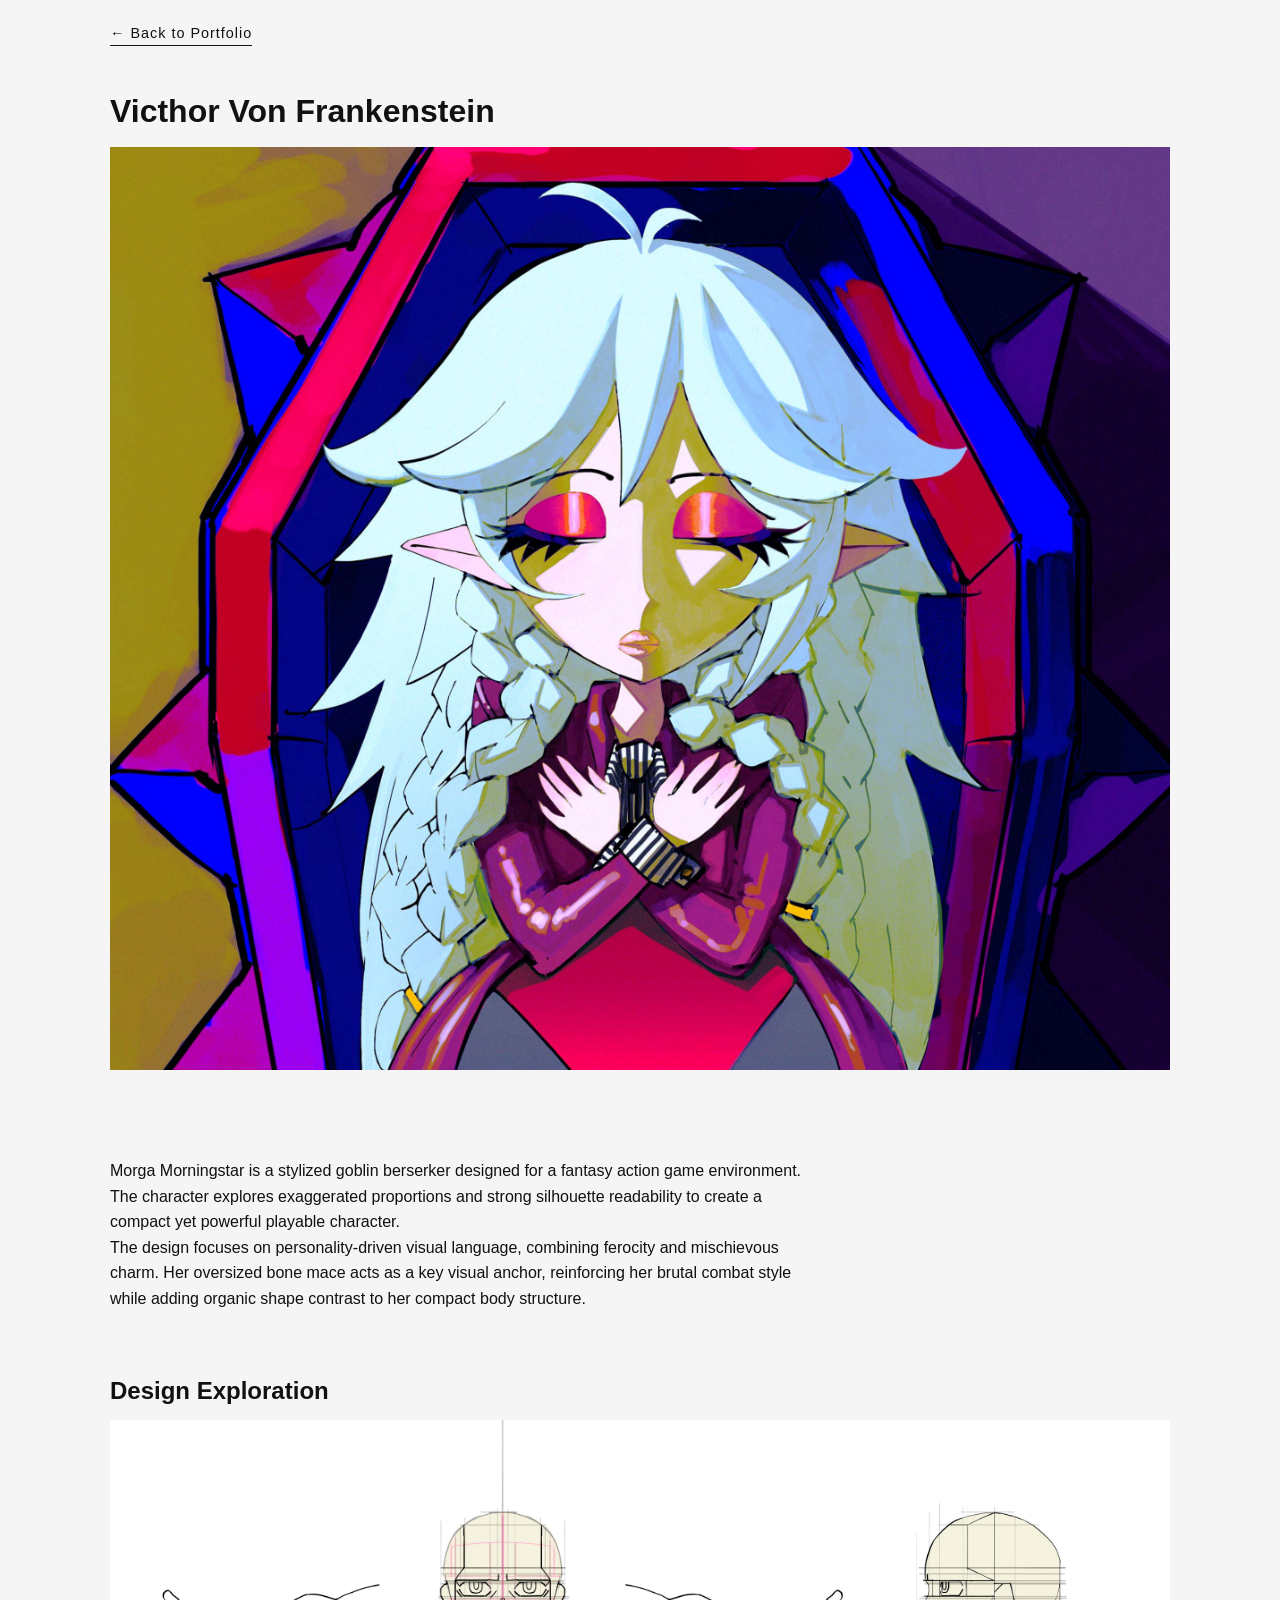
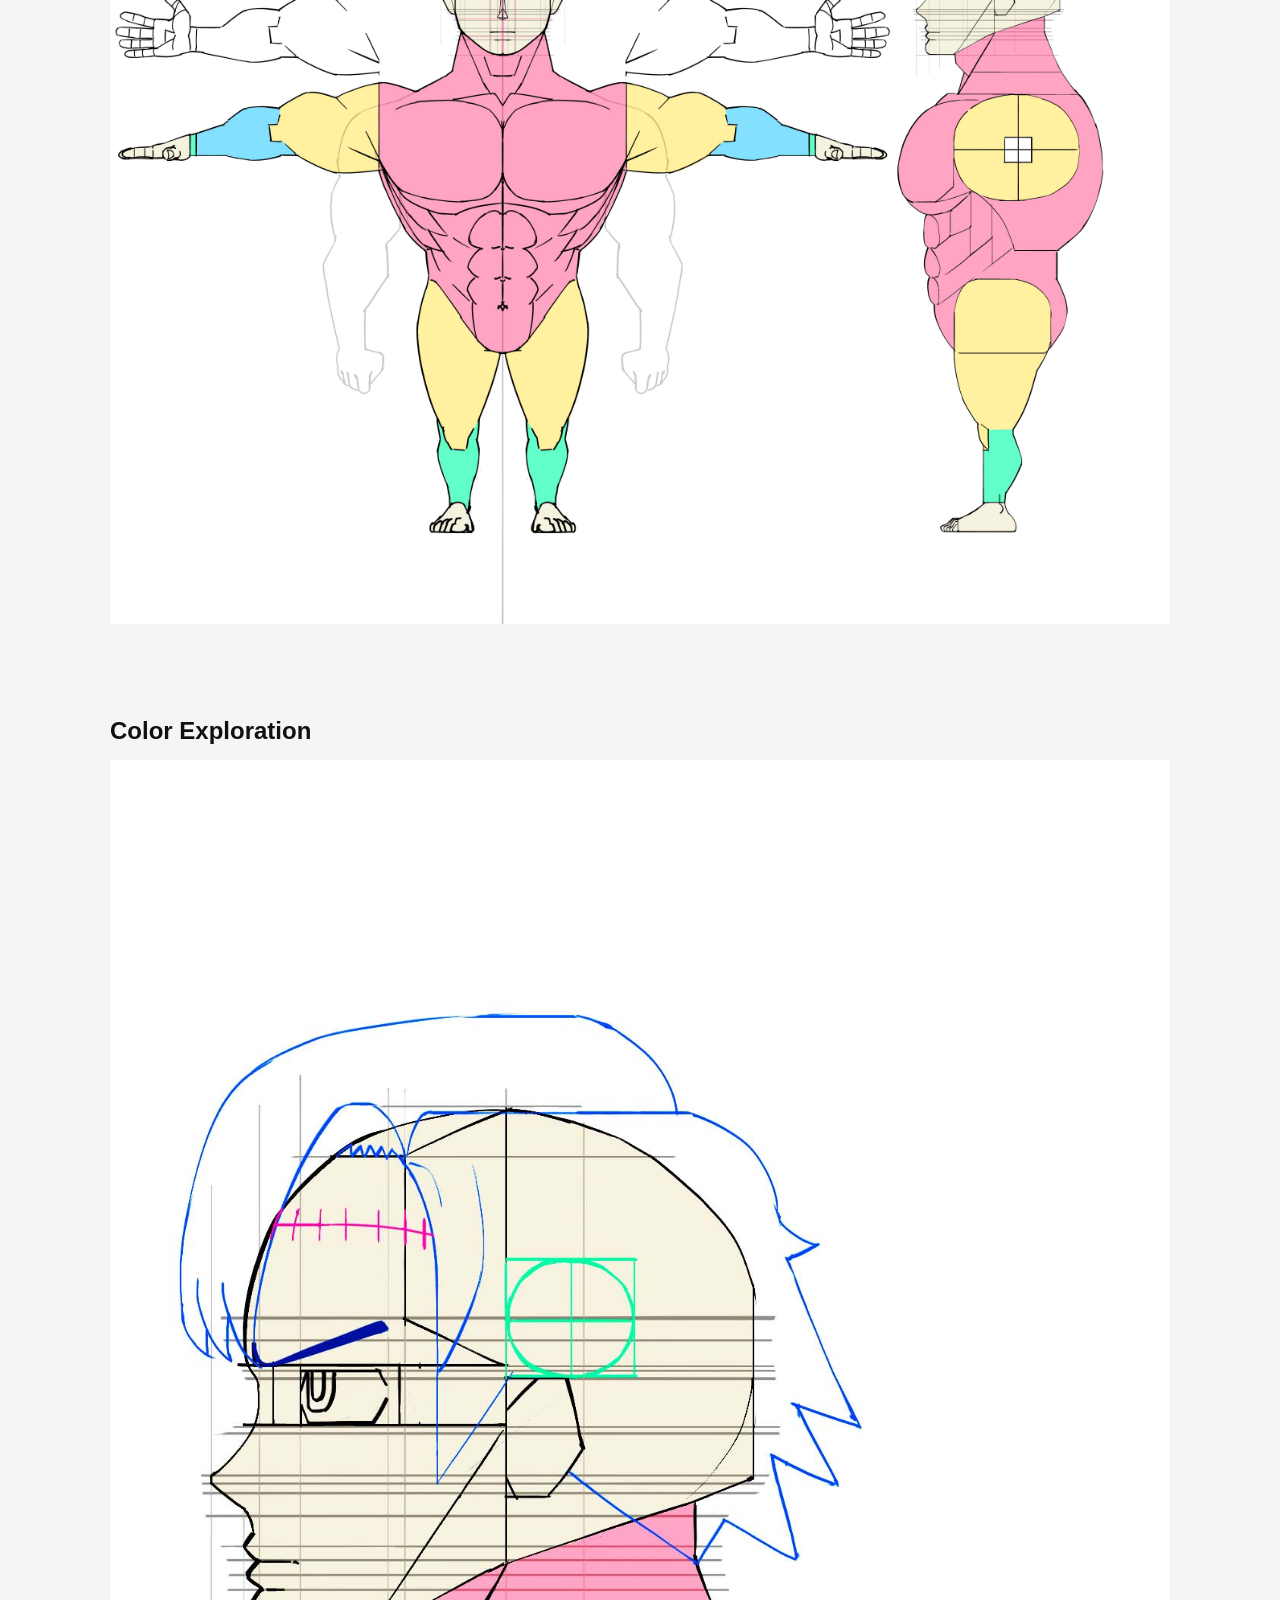
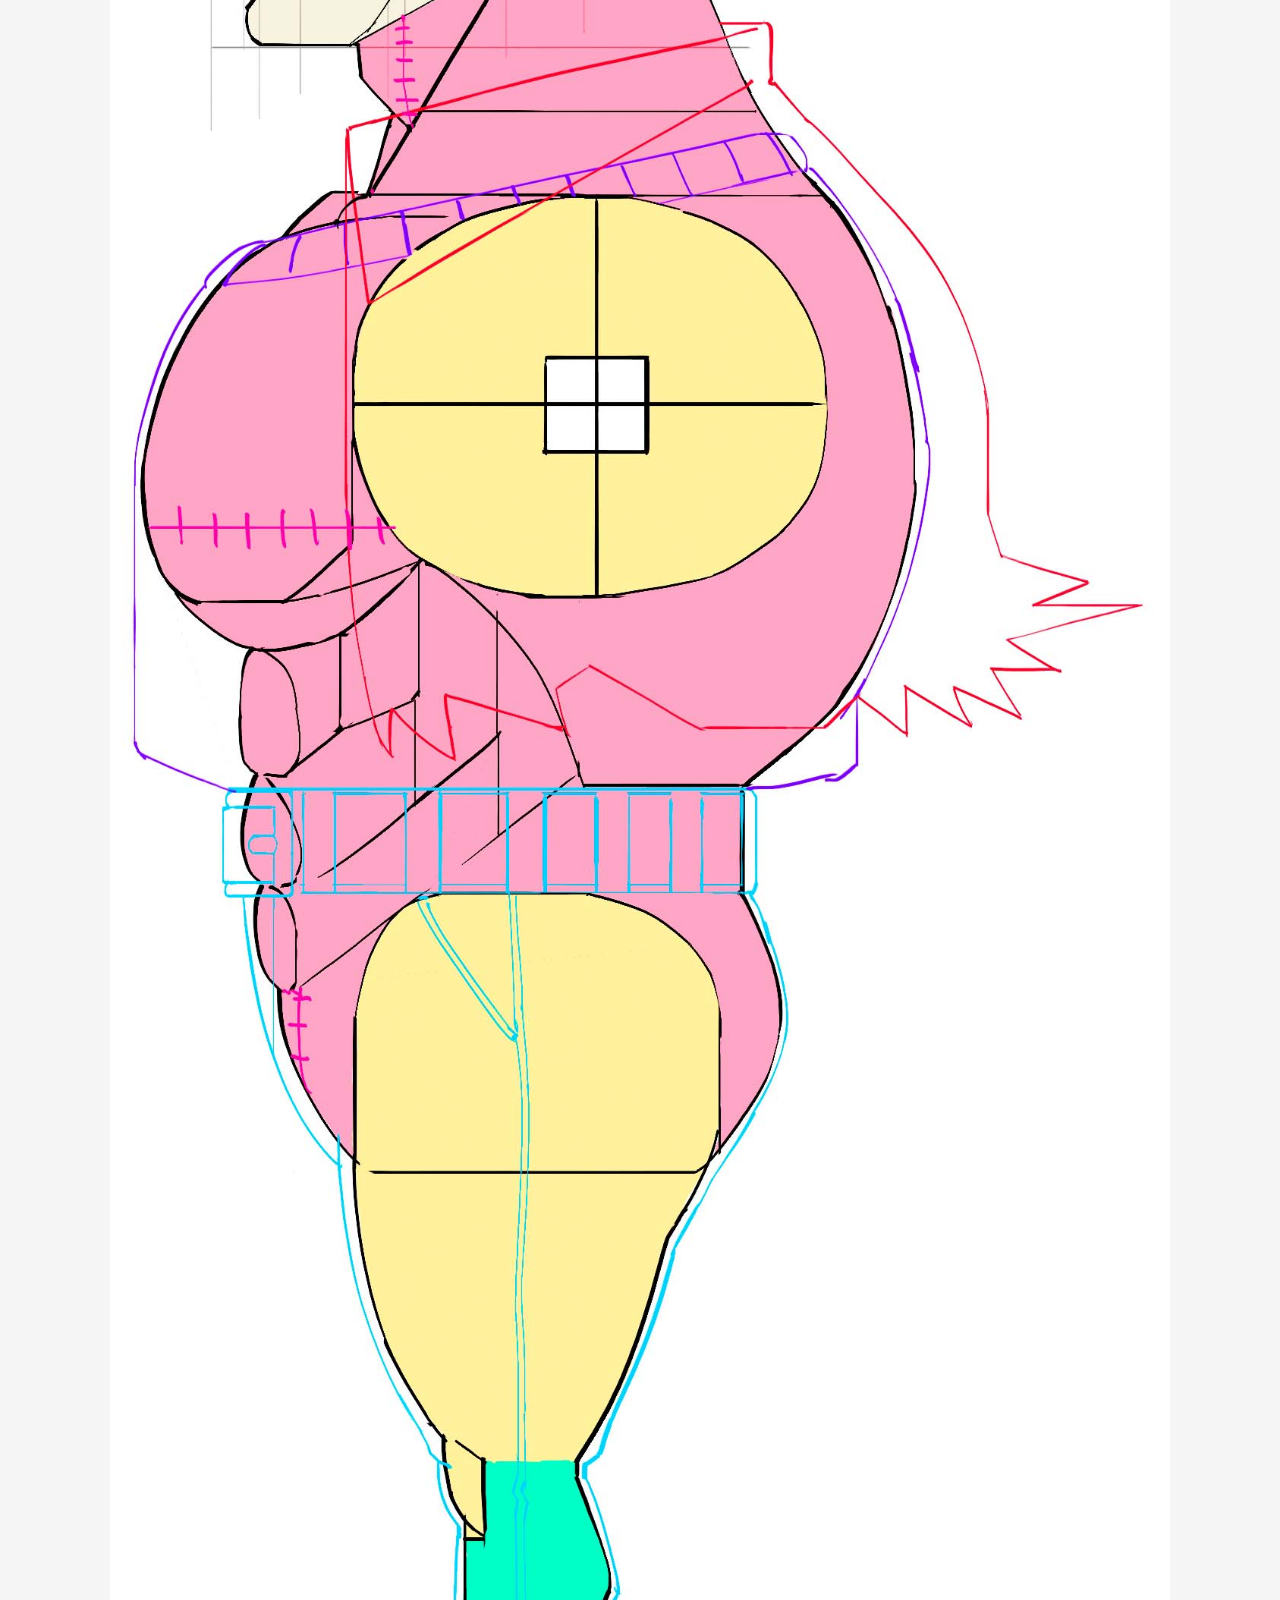
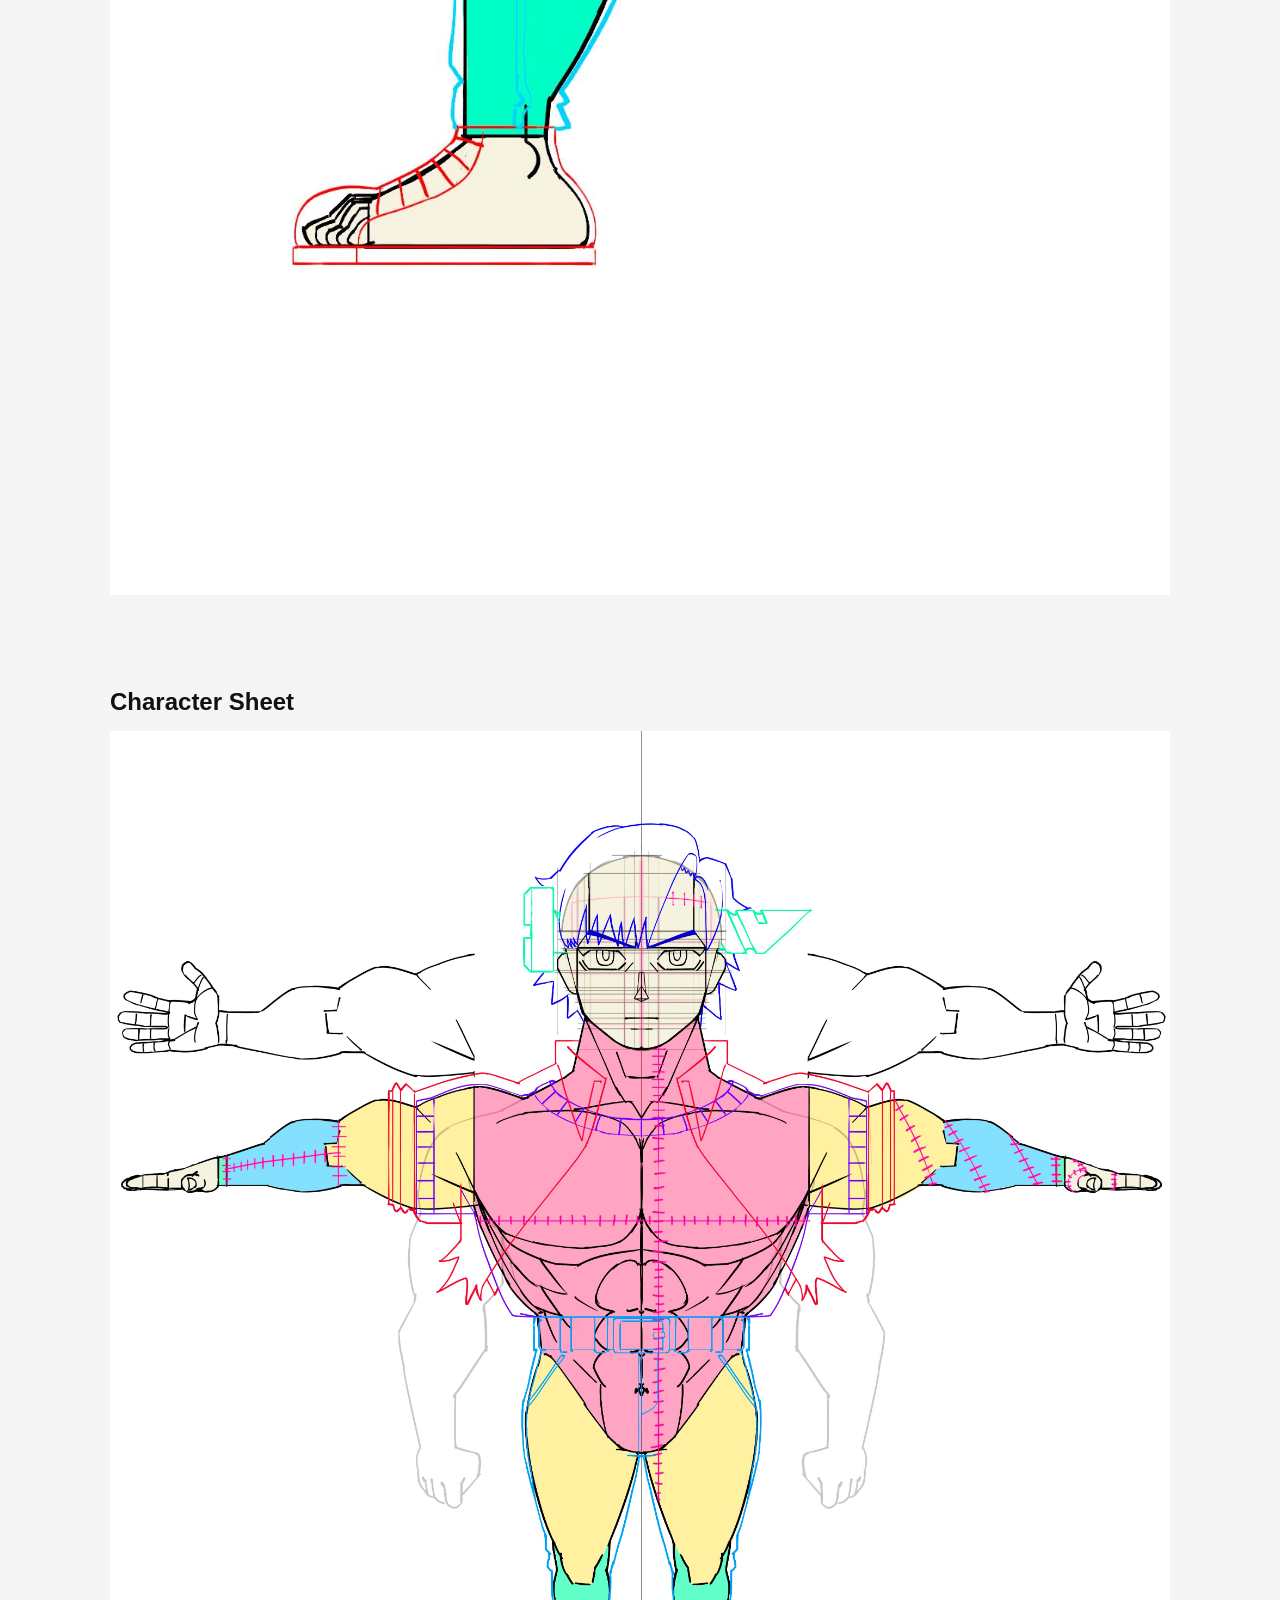
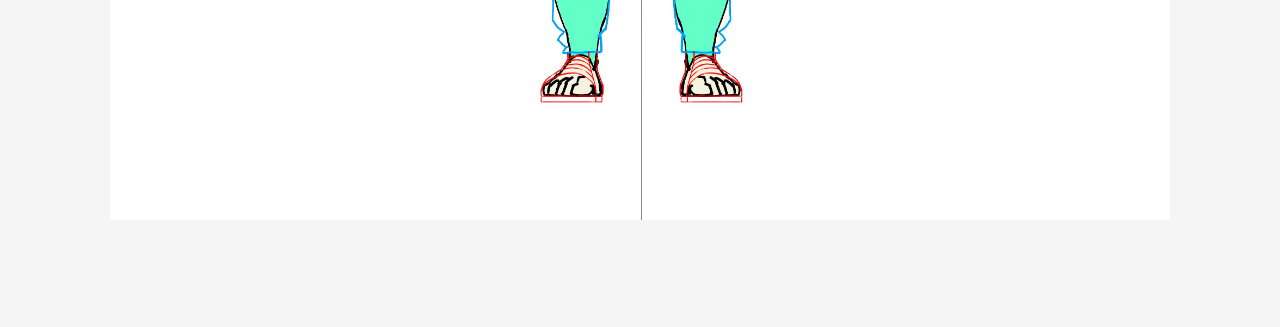
<file: projects/ronin.html>
<!DOCTYPE html>
<html lang="en">
<head>
<meta charset="UTF-8">
<meta name="viewport" content="width=device-width, initial-scale=1.0">
<title>Victhor Von Frankenstein – Character Design</title>

<link rel="stylesheet" href="../style.css">

</head>

<body>

<div class="project-container">

<a href="../index.html" class="back-link">← Back to Portfolio</a>

<h1 class="project-title">Victhor Von Frankenstein</h1>

<div class="project-image">
<img src="../images/ronin-final.jpg" alt="Morga Character Design" loading="lazy">
</div>

<div class="project-description reveal">

<p>
Morga Morningstar is a stylized goblin berserker designed for a fantasy
action game environment. The character explores exaggerated proportions
and strong silhouette readability to create a compact yet powerful
playable character.
</p>

<p>
The design focuses on personality-driven visual language, combining
ferocity and mischievous charm. Her oversized bone mace acts as a key
visual anchor, reinforcing her brutal combat style while adding organic
shape contrast to her compact body structure.
</p>

</div>

<h2 class="project-section reveal">Design Exploration</h2>

<div class="project-image reveal">
<img src="../images/ronin-variations.jpg" alt="Morga design process" loading="lazy">
</div>

<h2 class="project-section reveal">Color Exploration</h2>

<div class="project-image reveal">
<img src="../images/ronin-expressions.jpg" alt="Morga color exploration" loading="lazy">
</div>

<h2 class="project-section reveal">Character Sheet</h2>

<div class="project-image reveal">
<img src="../images/ronin-sketch1.jpg" alt="Morga character sheet" loading="lazy">
</div>

</div>

<script>
const reveals = document.querySelectorAll('.reveal');

function revealOnScroll(){
  const windowHeight = window.innerHeight;

  reveals.forEach(section => {
    const sectionTop = section.getBoundingClientRect().top;

    if(sectionTop < windowHeight - 100){
      section.classList.add('visible');
    }
  });
}

window.addEventListener('scroll', revealOnScroll);
revealOnScroll();
</script>


</body>
</html>
</file>
<file: style.css>
/* RESET BASE */

html {
  scrollbar-width: none;      /* Firefox */
  -ms-overflow-style: none;   /* IE / Edge antiguo */
}

html {
  scrollbar-width: none;      /* Firefox */
  -ms-overflow-style: none;   /* IE / Edge antiguo */
}

* {
  margin: 0;
  padding: 0;
  box-sizing: border-box;
}

body {
  font-family: 'Inter', sans-serif;
  background-color: #f5f5f5;
  color: #111;
  line-height: 1.6;
  transition: background-color 0.3s ease;
  opacity: 0;
  animation: fadeIn 1.0s ease forwards;
}


@keyframes fadeIn {
  to {
    opacity: 1;
  }
}

/* CONTENEDOR CENTRAL */
.container{
  width:90%;
  max-width:1100px;
  margin:0 auto;
  padding:0 30px;
}

/* HEADER */

.logo{
font-size:2.2rem;
font-weight:600;
font-family:'Playfair Display', serif;
letter-spacing:1px;
text-shadow:0 2px 10px rgb(0, 0, 0);
}
/* HERO */

.hero-header{
  position:absolute;
  bottom:80px;
  left:5%;
  z-index:2;
  color:white;
}

.hero{
  position:relative;
  width:100%;
  height:80vh;
  overflow:hidden;
}

.hero::after{
content:"";
position:absolute;
inset:0;
background:linear-gradient(
to top,
rgba(0, 0, 0, 0.39),
rgba(0, 0, 0, 0.2),
rgba(0, 0, 0, 0)
);
}

.hero-subtitle {
  font-size: 0.9rem;
  font-weight: 400;
  letter-spacing: 2px;
  text-transform: uppercase;
  margin-top: 10px;
  text-shadow:0 2px 10px rgb(0, 0, 0);
}

.hero img{
  position:absolute;
  top:0;
  left:0;
  width:100%;
  height:100%;
  object-fit:cover;
  display:block;
  animation:heroZoom 20s ease-in-out infinite alternate;
}

@keyframes heroZoom{
0%{
transform:scale(1);
}
100%{
transform:scale(1.03);
}
}

/* SECTIONS */
section {
  padding: 100px 0;
}

.section-title {
  font-size:1.2rem;
  font-weight: 600;
  letter-spacing: 2px;
  text-transform: uppercase;
  margin:70px 0 20px 0;
}

a {
  text-decoration: none;
  color: #111;
  border-bottom: 1px solid #111;
  transition: opacity 0.2s ease;
}

a:hover {
  opacity: 0.6;
}

/* FEATURED GALLERY */

.featured-image{
position:relative;
overflow:hidden;
}

.featured-title{
margin-top:10px;
font-size:16px;
}

.project-overlay{
position:absolute;
top:0;
left:0;
width:100%;
height:100%;
background:rgba(0,0,0,0.5);

display:flex;
align-items:center;
justify-content:center;

color:white;
font-size:18px;
letter-spacing:2px;

opacity:0;
transition:opacity 0.3s ease;
}

.featured-image:hover .project-overlay{
opacity:1;
}

.featured-item{
position: relative;
overflow:hidden;
border-bottom:none;
}

.featured-item img{
width:100%;
height:300px;
object-fit:cover;
display:block;
transition:transform 0.4s ease;
}

.featured-image:hover img{
transform:scale(1.08);
}

.featured-grid{
display:grid;
grid-template-columns:1fr 1fr;
gap:40px;
margin-bottom:20px;
}

.project-label{
font-size:0.75rem;
color:#666;
letter-spacing:1px;
text-transform:uppercase;
margin-top:3px;
}

.featured-info{
margin-top:12px;
}

.featured-projects{
  padding: 50px 0 0 0;
}

/* PROJECTS.HTML */

.project-container{
max-width:1100px;
margin:auto;
padding: 20px 20px;
}

.project-title{
font-size:2rem;
margin-bottom:10px;
}

.project-description{
max-width:700px;
margin-bottom:40px;
line-height:1.6;
}

.project-image{
margin: 10px 0 80px 0;
display: block;
gap: 0.5em;
}

.project-image-2{
  display: flex;
  gap: 0.5em;
  margin-top: 10px;
}

.project-image-2 img{
width:100%;
height:auto;
}

.project-image img{
width:100%;
height:auto;
}

.project-morga{
display: block;
gap: 0.5em;
}

.project-morga img{
width:100%;
height:auto;
}

.project-section{
  margin-top: 60px;  
}

.project-section-morga{
  margin-top: 100px;
}

.design-morga{
  display: flex;
  gap: 0.5em;
}

.design-morga-2{
  display: flex;
  gap: 0.5em;
  margin-bottom: 100px;
}

.back-link{
display:inline-block;
margin-bottom:40px;
font-size:0.9rem;
letter-spacing:1px;
text-decoration:none;
}

.charac-desc{
  font-size: 16px;
  margin: 0 30px 0 0;
}

.project-image-3{
  display: flex;
  gap: 1em;
  margin: 40px 0 40px 0;
}

.project-image-4{
  height: 50%;
  display: flex;
  gap: 0.5em;
}

.itemart-8 img{
  width: 100%;
}

.sheet-charac{
display: block;
gap: 0.5em;
}

.sheet-charac img{
width:100%;
height:auto;
}

/* CHARACTER INFO */

.character-info{
  background-color: #76b4cc00;
  width: 100%;
  margin-bottom: 80px;
  display: block;
}

.character-info-1{
  background-color: #925b5b00;
  width: 100%;
  display: flex;
  margin-bottom: 10px;
}

.character-info-1 img{
  width: 20%;
  object-fit: cover ;
}

.character-info-1 h2{
  margin: 10px 0 0 10px;
}

.character-info-1 p{
  font-size: 16px;
  text-align: start;
  margin-left: 5px;
  margin: 10px;
}

.characterpic1{
  background-image: url("images/steinprofile.jpg");
  background-position: center;
  background-size: 100%;
  background-repeat: no-repeat;
  width: 60%;
}

.characterpic2{
  background-image: url("images/draculindaprofile.jpg");
  background-position: center;
  background-size: 100%;
  background-repeat: no-repeat;
  width: 65%;
}

.characterpic3{
  background-image: url("images/v1profile.jpg");
  background-position: center;
  background-size: 100%;
  background-repeat: no-repeat;
  width: 68%;
}

/* SKILLS */ 

.about{
  padding: 0 0 50px 0;
}

.expertise{
  padding: 0 0 50px 0;
}

.contact{
  padding: 0 0 50px 0;
}

.skills {
  list-style: none;
  padding: 0;
  display: grid;
  grid-template-columns: repeat(2, 1fr);
  gap: 10px 40px;
  max-width: 600px;
}

.skills li {
  font-size: 0.95rem;
}

/* GALLERY GRID */

.gallery{
  padding: 50px 0 50px 0;
}

.grid {
  column-count:4;
  column-gap:30px;
}

.art-item{
break-inside:avoid;
margin-bottom:30px;
overflow:hidden;
cursor:pointer;
transition:transform 0.3s ease, box-shadow 0.3s ease;
}

.art-item img{
width:100%;
height:auto;
display:block;
transition:transform 0.4s ease;
}

.art-item:hover{
transform:translateY(-6px);
box-shadow:0 12px 30px rgba(0,0,0,0.15);
}

.art-item:hover img{
transform:scale(1.05);
}

@keyframes modalZoom{
0%{
opacity:0;
transform:scale(0.96);
}

100%{
opacity:1;
transform:scale(1);
}
}

/* ABOUT & CONTACT */
.about p,
.contact p {
  max-width: 600px;
}

.cv-button {
  display: inline-block;
  margin-top: 20px;
  font-size: 0.8rem;
  letter-spacing: 1px;
  text-transform: uppercase;
  border: 1px solid #111;
  padding: 8px 16px;
  transition: all 0.2s ease;
}

.cv-button:hover {
  background: #111;
  color: #f5f5f5;
}

/* SCROLL REVEAL */

.reveal{
opacity:0;
transform:translateY(40px);
transition:all 1s cubic-bezier(.16,1,.3,1);
}

.reveal.visible{
opacity:1;
transform:translateY(0);
}

/* JS MODAL */

.modal{
position:fixed;
inset:0;
background:rgba(245,245,245,0.98);

display:flex;
justify-content:center;
align-items:center;

opacity:0;
pointer-events:none;

transition:opacity 0.35s ease;

z-index:1000;
}

.modal.active{
opacity:1;
pointer-events:auto;
}

.modal-wrapper{
text-align:center;
max-width:90vw;
max-height:90vh;
position:relative;
}

.modal-image-container{
position:relative;
overflow:hidden;
width:100%;
height:75vh;
display:flex;
align-items:center;
justify-content:center;
}

.modal-content{
position:absolute;
max-width:100%;
max-height:75vh;
object-fit:contain;

transition:transform 0.35s ease, opacity 0.35s ease;

user-select: none;
-webkit-user-drag: none;
animation:modalZoom 0.35s ease;
transform-origin:center;
will-change:transform;

}

/* imagen siguiente */

.modal-content.next{
transform:translateX(100%);
}

/* animaciones */

.close{
position:absolute;
top:20px;
right:20px;
font-size:2rem;
cursor:pointer;
font-weight:300;
z-index:2000;
}

.modal-info{
margin-top:20px;
}

.modal-info h3{
font-weight:500;
margin-bottom:5px;
}

.modal-info p{
font-size:0.85rem;
letter-spacing:1px;
text-transform:uppercase;
}

.modal-arrow{
position:absolute;
top:50%;
transform:translateY(-50%);
font-size:40px;
color:#333;
cursor:pointer;
user-select:none;
padding:10px;
transition:opacity 0.2s ease;
}

.modal-arrow:hover{
opacity:0.5;
}

.modal-arrow.left{
left:-60px;
}

.modal-arrow.right{
right:-60px;
}

/* RESPONSIVE */


@media (max-width:1000px){

  .characterpic1{
  width: 125%;
  background-size: 200%;
  background-image: url("images/steinprofile2.jpg");
}

.characterpic2{
  width: 135%;
  background-size: 200%;
  background-image: url("images/draculindaprofile2.jpg");
}

.characterpic3{
  width: 140%;
  background-size: 200%;
  background-image: url("images/v1profile2.jpg");
}

    .grid{
    column-count:2;
    }
  }

@media (max-width:600px){
    .grid{
    column-count:1;
  }

  section {
    padding: 60px 0;
  }
  
}

@media (max-width:550px){

.modal-image-container{
position:relative;
}

.modal-arrow{
position:fixed;
top:50%;
transform:translateY(-50%);
font-size:30px;
z-index:2000;
}

.modal-arrow.left{
left:8px;
}

.modal-arrow.right{
right:8px;
}

}


@media (max-width:450px){

.characterpic1{
  width: 190%;
  background-size: 600%;
  background-image: url("images/steinprofile2.jpg");
}

.characterpic2{
  width: 210%;
  background-size: 600%;
  background-image: url("images/draculindaprofile2.jpg");
}

.characterpic3{
  width: 210%;
  background-size: 600%;
  background-image: url("images/v1profile2.jpg");
}


.modal-image-container{
position:relative;
}

.modal-arrow{
position:fixed;
top:50%;
transform:translateY(-50%);
font-size:30px;
z-index:2000;
color:white;
text-shadow: 0 0 6px rgba(0,0,0,0.9);
}

.modal-arrow.left{
left:8px;
}

.modal-arrow.right{
right:8px;
}

.featured-item img{
width:130%;
height:25vh;
}

/**/
.featured-title{
  font-size: 14px;

}

}
</file>
